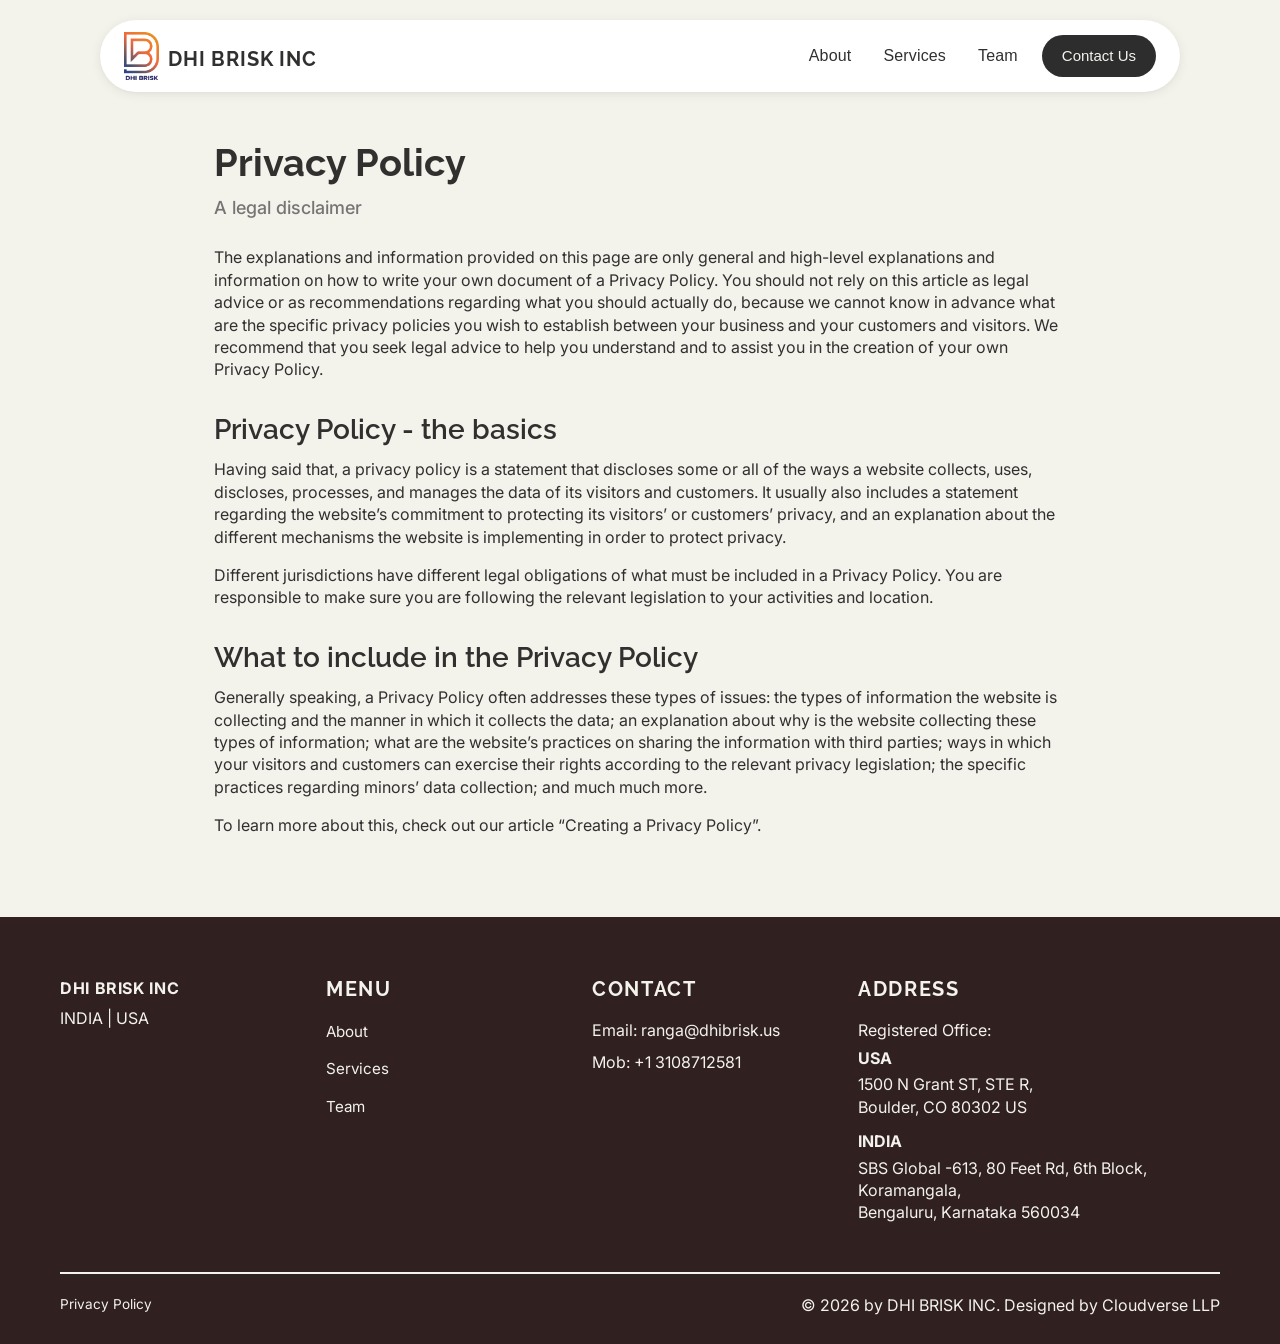
<file: privacy.html>
<!DOCTYPE html>
<html lang="en">

<head>
  <meta charset="UTF-8" />
  <meta name="viewport" content="width=device-width, initial-scale=1.0" />
  <meta name="description" content="Privacy Policy — DHI BRISK INC." />
  <meta name="theme-color" content="#1a1a2e" />
  <title>Privacy Policy | Brisk DHI</title>
  
  <!-- Fonts -->
  <link rel="preconnect" href="https://fonts.googleapis.com">
  <link rel="preconnect" href="https://fonts.gstatic.com" crossorigin>
  <link href="https://fonts.googleapis.com/css2?family=Raleway:wght@400;500;600;700&family=Inter:wght@300;400;500&display=swap" rel="stylesheet">
  
  <link rel="stylesheet" href="css/main.css?v=1.4" />
  <link rel="stylesheet" href="css/responsive.css?v=1.4" />

  <style>
    .privacy-content {
      max-width: 900px;
      margin: 140px auto 80px auto;
      padding: 0 24px;
      box-sizing: border-box;
      font-family: var(--font-secondary);
      color: #31302F;
      line-height: 1.6;
    }

    .privacy-content h1 {
      font-family: var(--font-primary);
      font-size: 38px;
      font-weight: 700;
      margin-bottom: 8px;
      color: #31302F;
    }

    .privacy-content h2 {
      font-family: var(--font-primary);
      font-size: 24px;
      font-weight: 600;
      margin-top: 32px;
      margin-bottom: 12px;
      color: #31302F;
    }

    .privacy-subtitle {
      font-size: 18px;
      font-weight: 500;
      color: #767574;
      margin-bottom: 24px;
    }

    .privacy-content p {
      margin-bottom: 16px;
      font-size: 16px;
    }

    .privacy-content a {
      color: #2b5672;
      text-decoration: underline;
    }

    .privacy-content a:hover {
      color: #ed6c30;
    }
  </style>
</head>

<body>

  <!-- ================================================
       HEADER
  ================================================== -->
  <header class="site-header">
    <nav class="nav" aria-label="Main navigation">
      <a href="/" class="nav-logo" aria-label="DHI BRISK INC — Home">
        <img src="assets/images/dhilogo.png" alt="Dhi Brisk Logo" class="logo-image">
        <span class="logo-text">DHI BRISK INC</span>
      </a>

      <ul class="nav-menu" id="nav-menu" role="list">
        <li class="nav-item"><a class="nav-link" href="/#about">About</a></li>
        <li class="nav-item"><a class="nav-link" href="/#services">Services</a></li>
        <li class="nav-item"><a class="nav-link" href="team.html">Team</a></li>
        <li class="nav-item mobile-only"><a class="nav-link" href="/#contact-us">Contact Us</a></li>
      </ul>

      <div class="nav-actions">
        <a class="nav-button" href="/#contact-us">Contact Us</a>
        <button class="nav-toggle" id="nav-toggle" aria-controls="nav-menu" aria-expanded="false"
          aria-label="Toggle navigation menu" type="button">
          <span class="nav-toggle-bar"></span>
          <span class="nav-toggle-bar"></span>
          <span class="nav-toggle-bar"></span>
        </button>
      </div>
    </nav>
  </header>

  <!-- ================================================
       PRIVACY CONTENT
  ================================================== -->
  <main class="privacy-content">
    <h1>Privacy Policy</h1>
    <div class="privacy-subtitle">A legal disclaimer</div>

    <p>The explanations and information provided on this page are only general and high-level explanations and information on how to write your own document of a Privacy Policy. You should not rely on this article as legal advice or as recommendations regarding what you should actually do, because we cannot know in advance what are the specific privacy policies you wish to establish between your business and your customers and visitors. We recommend that you seek legal advice to help you understand and to assist you in the creation of your own Privacy Policy.</p>

    <h2>Privacy Policy - the basics</h2>
    <p>Having said that, a privacy policy is a statement that discloses some or all of the ways a website collects, uses, discloses, processes, and manages the data of its visitors and customers. It usually also includes a statement regarding the website’s commitment to protecting its visitors’ or customers’ privacy, and an explanation about the different mechanisms the website is implementing in order to protect privacy.</p>

    <p>Different jurisdictions have different legal obligations of what must be included in a Privacy Policy. You are responsible to make sure you are following the relevant legislation to your activities and location.</p>

    <h2>What to include in the Privacy Policy</h2>
    <p>Generally speaking, a Privacy Policy often addresses these types of issues: the types of information the website is collecting and the manner in which it collects the data; an explanation about why is the website collecting these types of information; what are the website’s practices on sharing the information with third parties; ways in which your visitors and customers can exercise their rights according to the relevant privacy legislation; the specific practices regarding minors’ data collection; and much much more.</p>

    <p>To learn more about this, check out our article “Creating a Privacy Policy”.</p>
  </main>

  <!-- ================================================
       FOOTER
  ================================================== -->
  <footer id="footer" class="site-footer" role="contentinfo">
    <div class="footer-main">
      <!-- Column 1: Brand -->
      <div class="footer-col footer-col-brand">
        <p class="footer-brand-name">DHI BRISK INC</p>
        <p class="footer-brand-sub">INDIA | USA</p>
      </div>

      <!-- Column 2: Menu -->
      <div class="footer-col footer-col-menu">
        <h4 class="footer-col-heading">MENU</h4>
        <ul class="footer-menu-list">
          <li><a href="/#about" class="footer-menu-link">About</a></li>
          <li><a href="/#services" class="footer-menu-link">Services</a></li>
          <li><a href="team.html" class="footer-menu-link">Team</a></li>
        </ul>
      </div>

      <!-- Column 3: Contact -->
      <div class="footer-col footer-col-contact">
        <h4 class="footer-col-heading">CONTACT</h4>
        <p class="footer-contact-item">Email: <a href="mailto:ranga@dhibrisk.us" class="footer-contact-link">ranga@dhibrisk.us</a></p>
        <p class="footer-contact-item">Mob: <a href="tel:+13108712581" class="footer-contact-link">+1 3108712581</a></p>
      </div>

      <!-- Column 4: Address -->
      <div class="footer-col footer-col-address">
        <h4 class="footer-col-heading">ADDRESS</h4>
        <p class="footer-address-label">Registered Office:</p>
        <p class="footer-address-sublabel">USA</p>
        <p class="footer-address-text">1500 N Grant ST, STE R,<br>Boulder, CO 80302 US</p>
        <p class="footer-address-sublabel" style="margin-top: 12px;">INDIA</p>
        <p class="footer-address-text">SBS Global -613, 80 Feet Rd, 6th Block, Koramangala,<br>Bengaluru, Karnataka 560034</p>
      </div>
    </div>

    <div class="footer-divider"></div>

    <div class="footer-bottom">
      <a href="privacy.html" class="footer-privacy">Privacy Policy</a>
      <p class="footer-copy">© <span id="current-year"></span> by DHI BRISK INC. Designed by Cloudverse LLP</p>
    </div>
  </footer>

  <script src="js/main.js" defer></script>
</body>

</html>
</file>
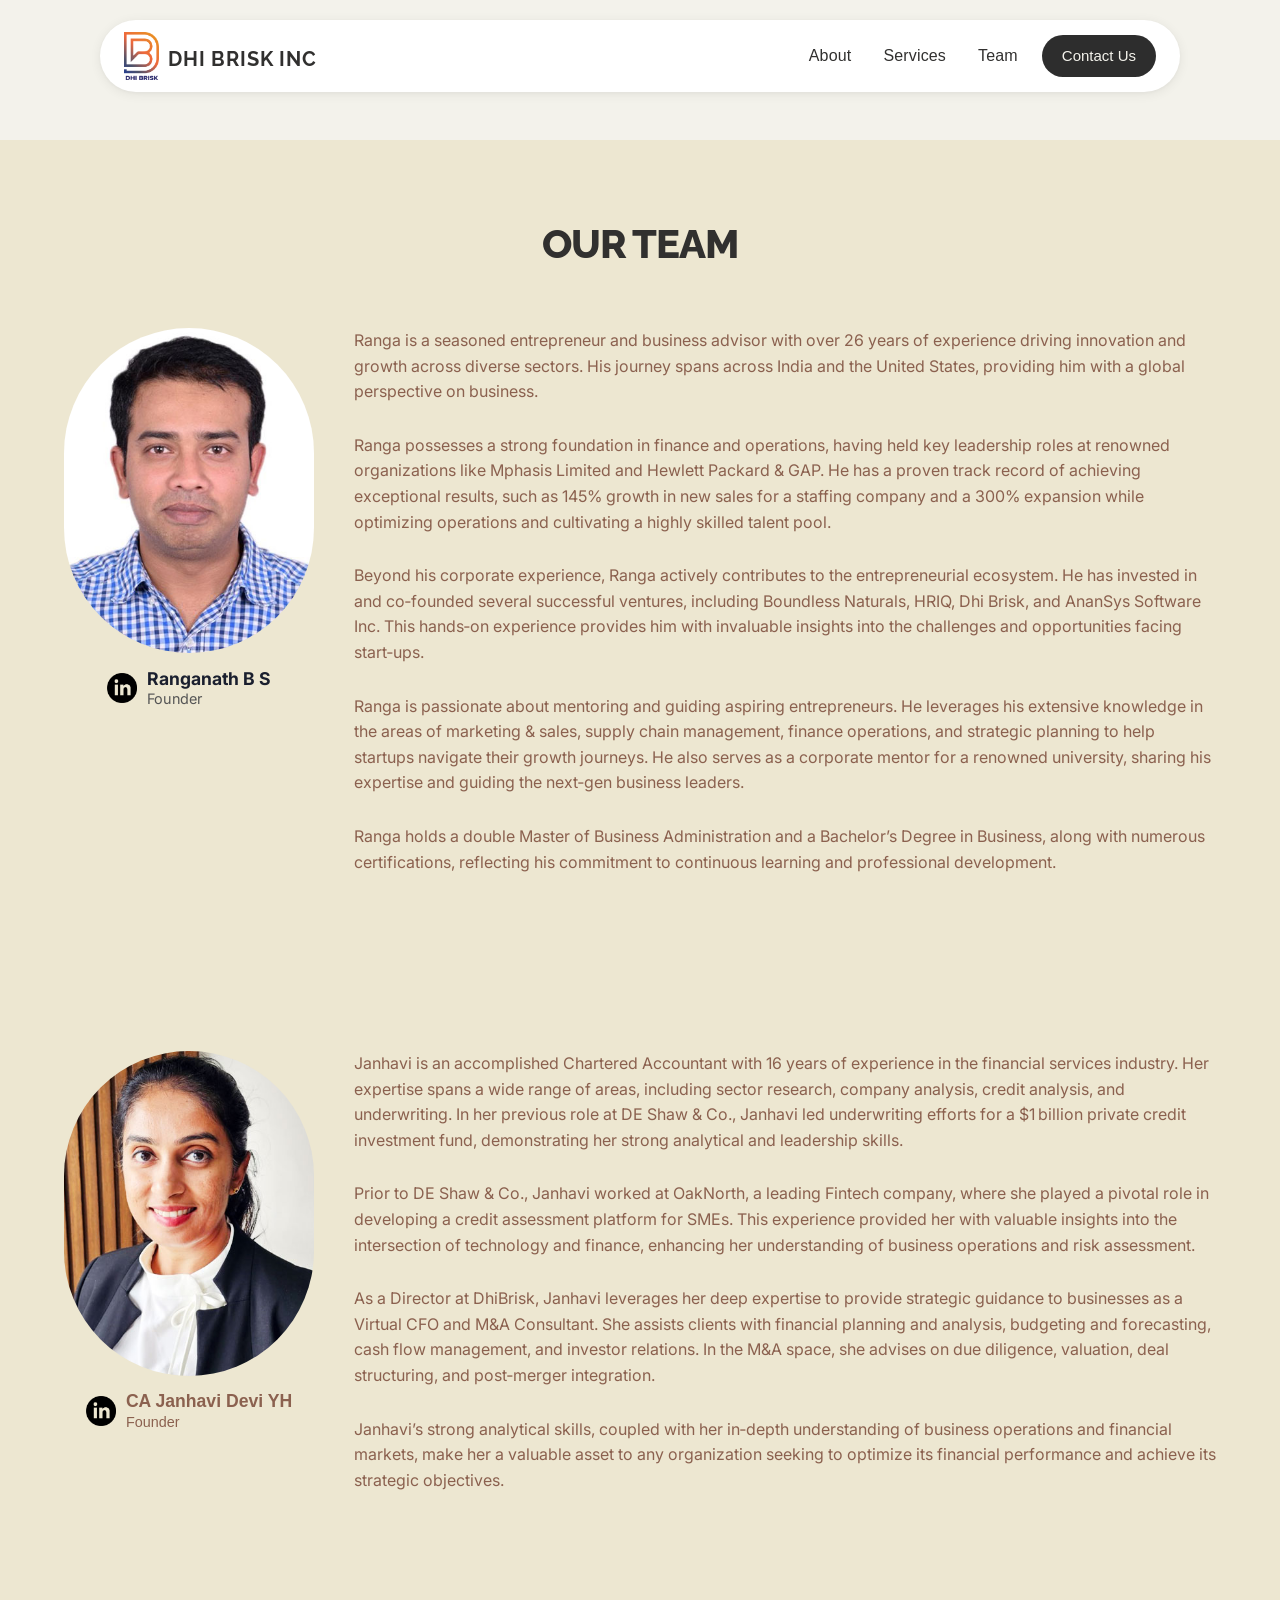
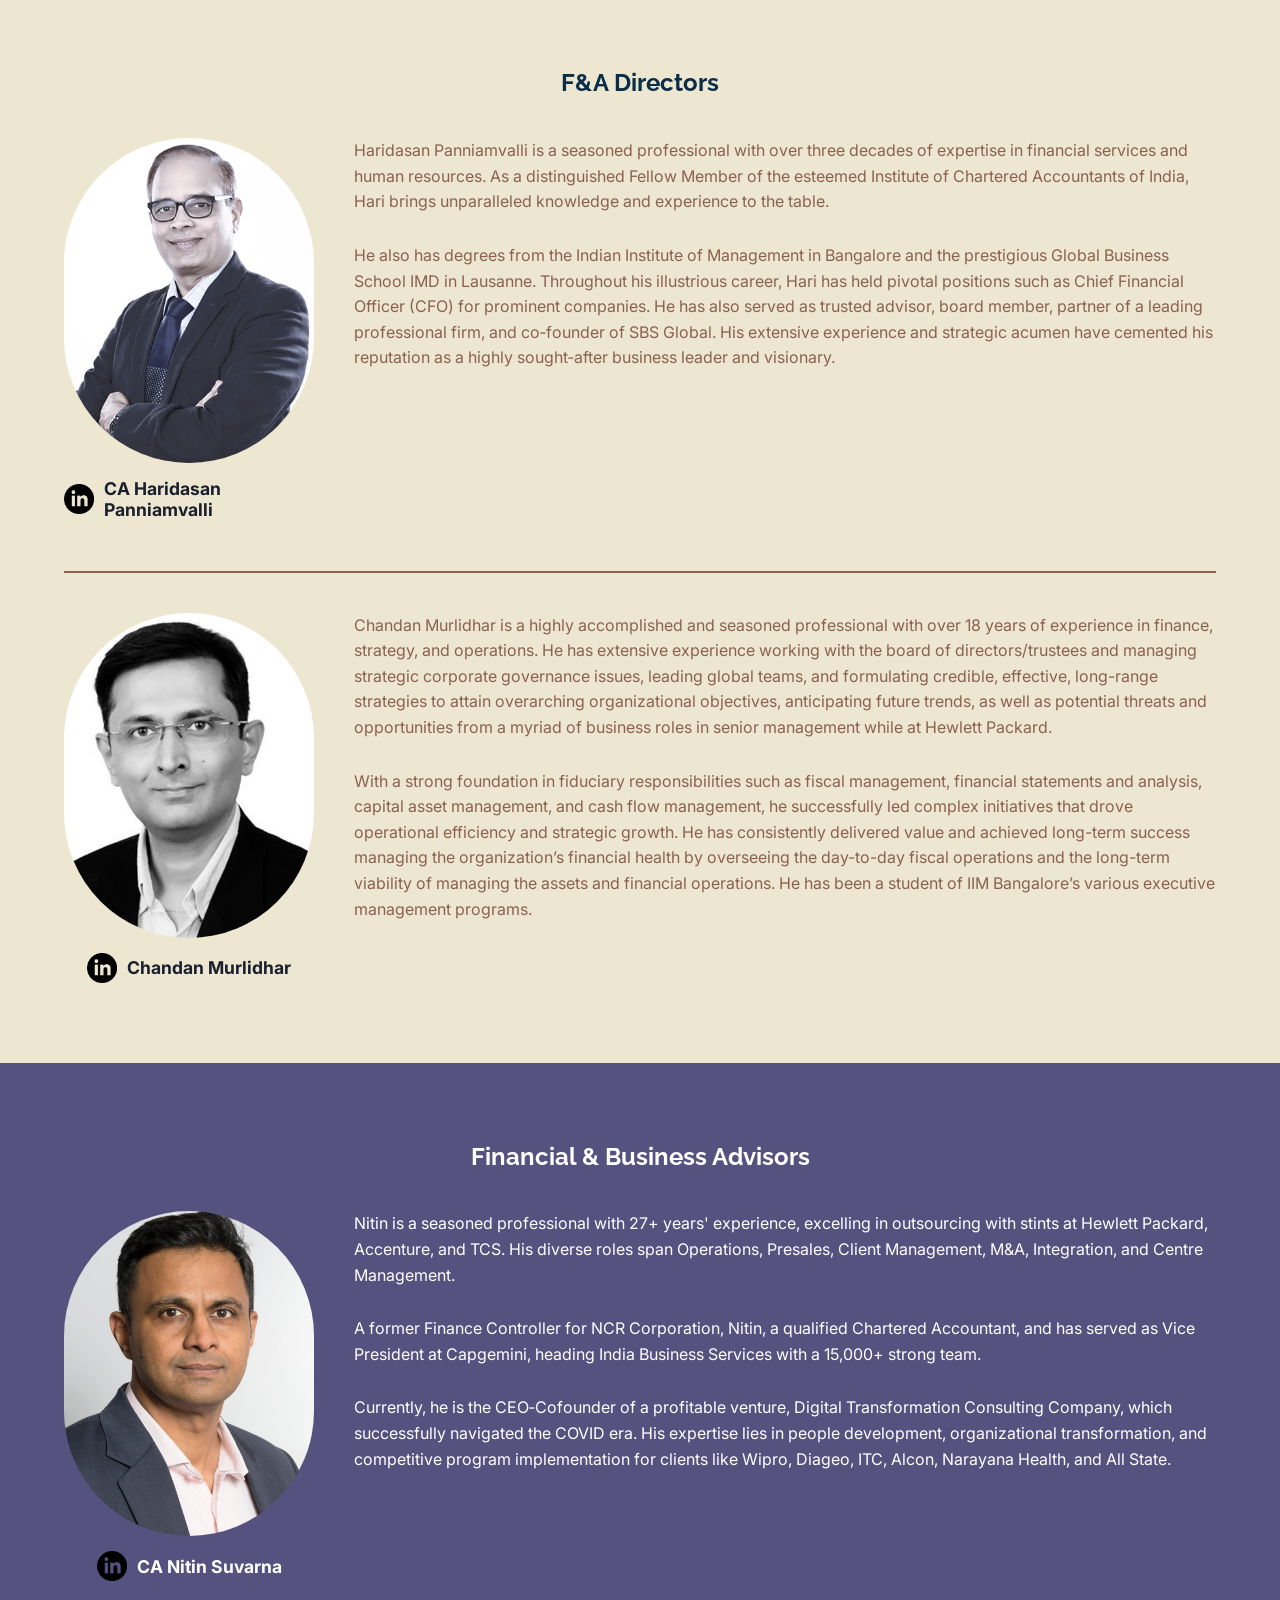
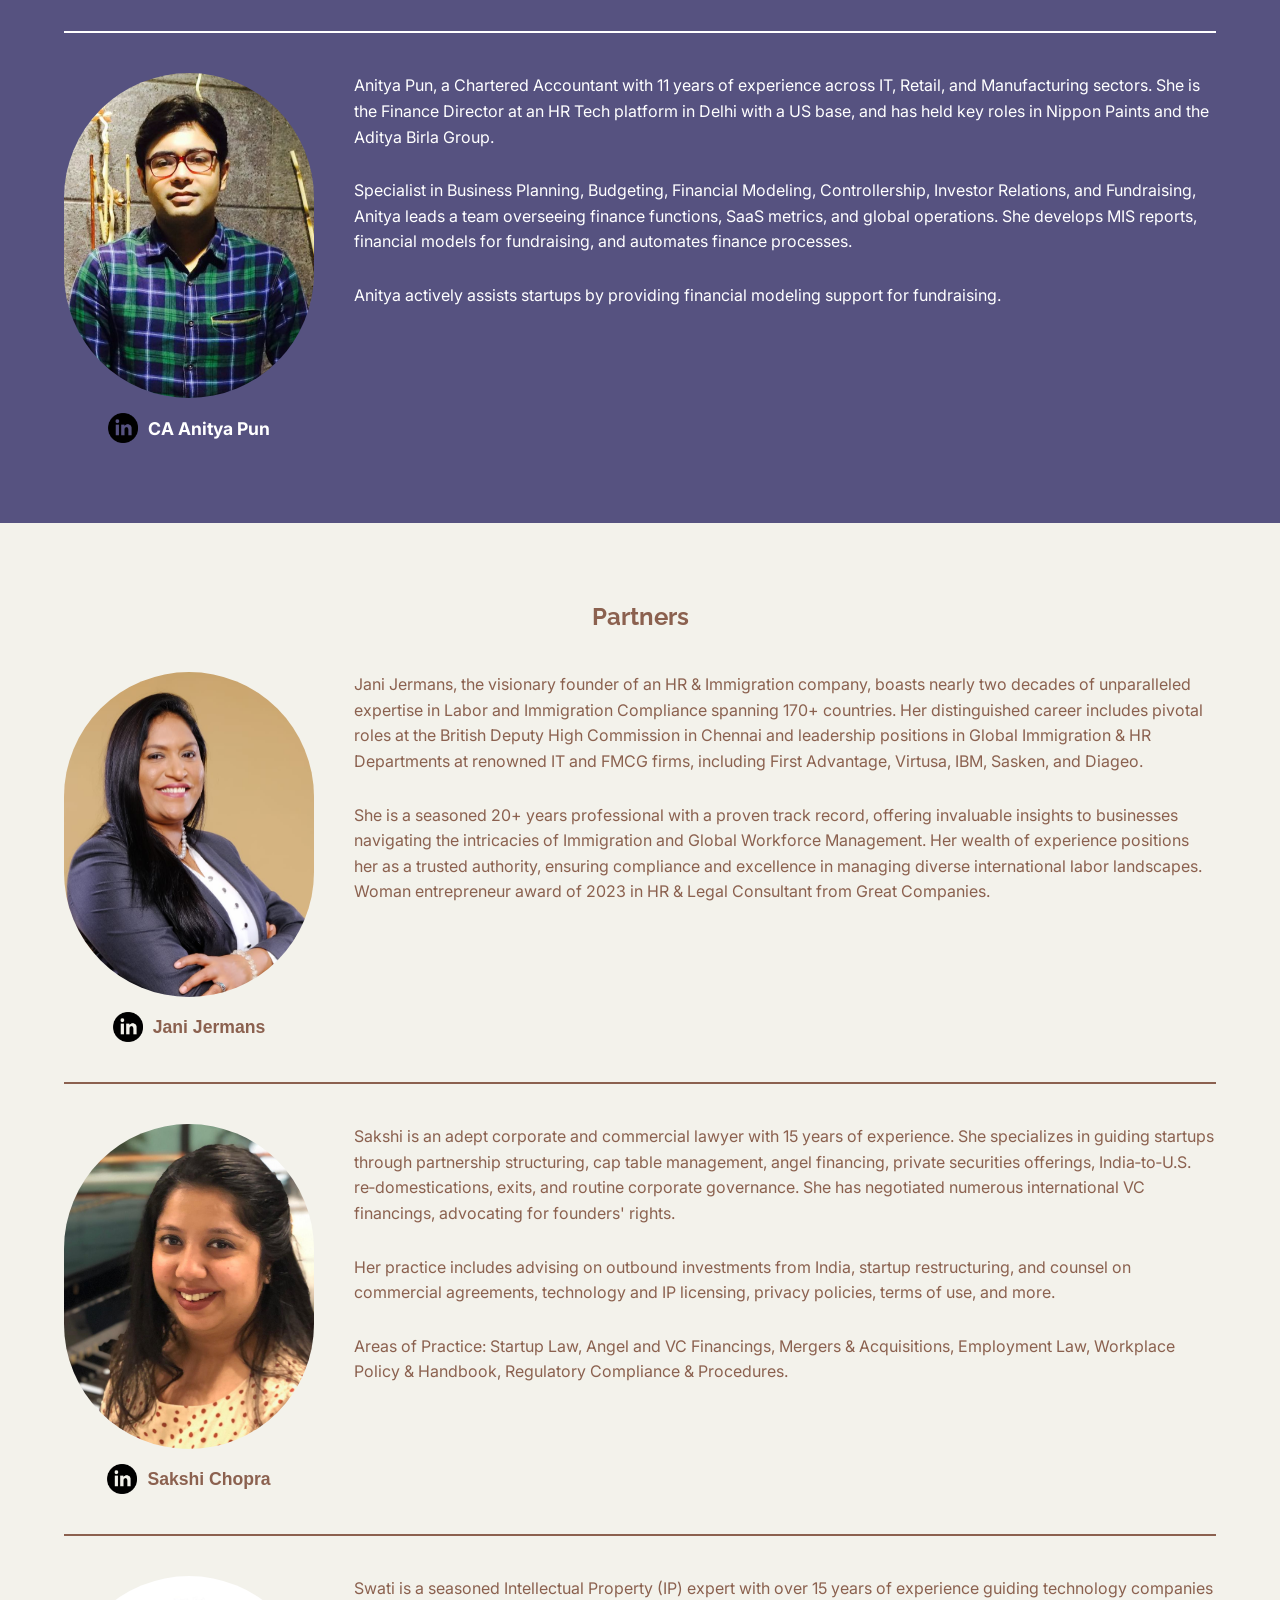
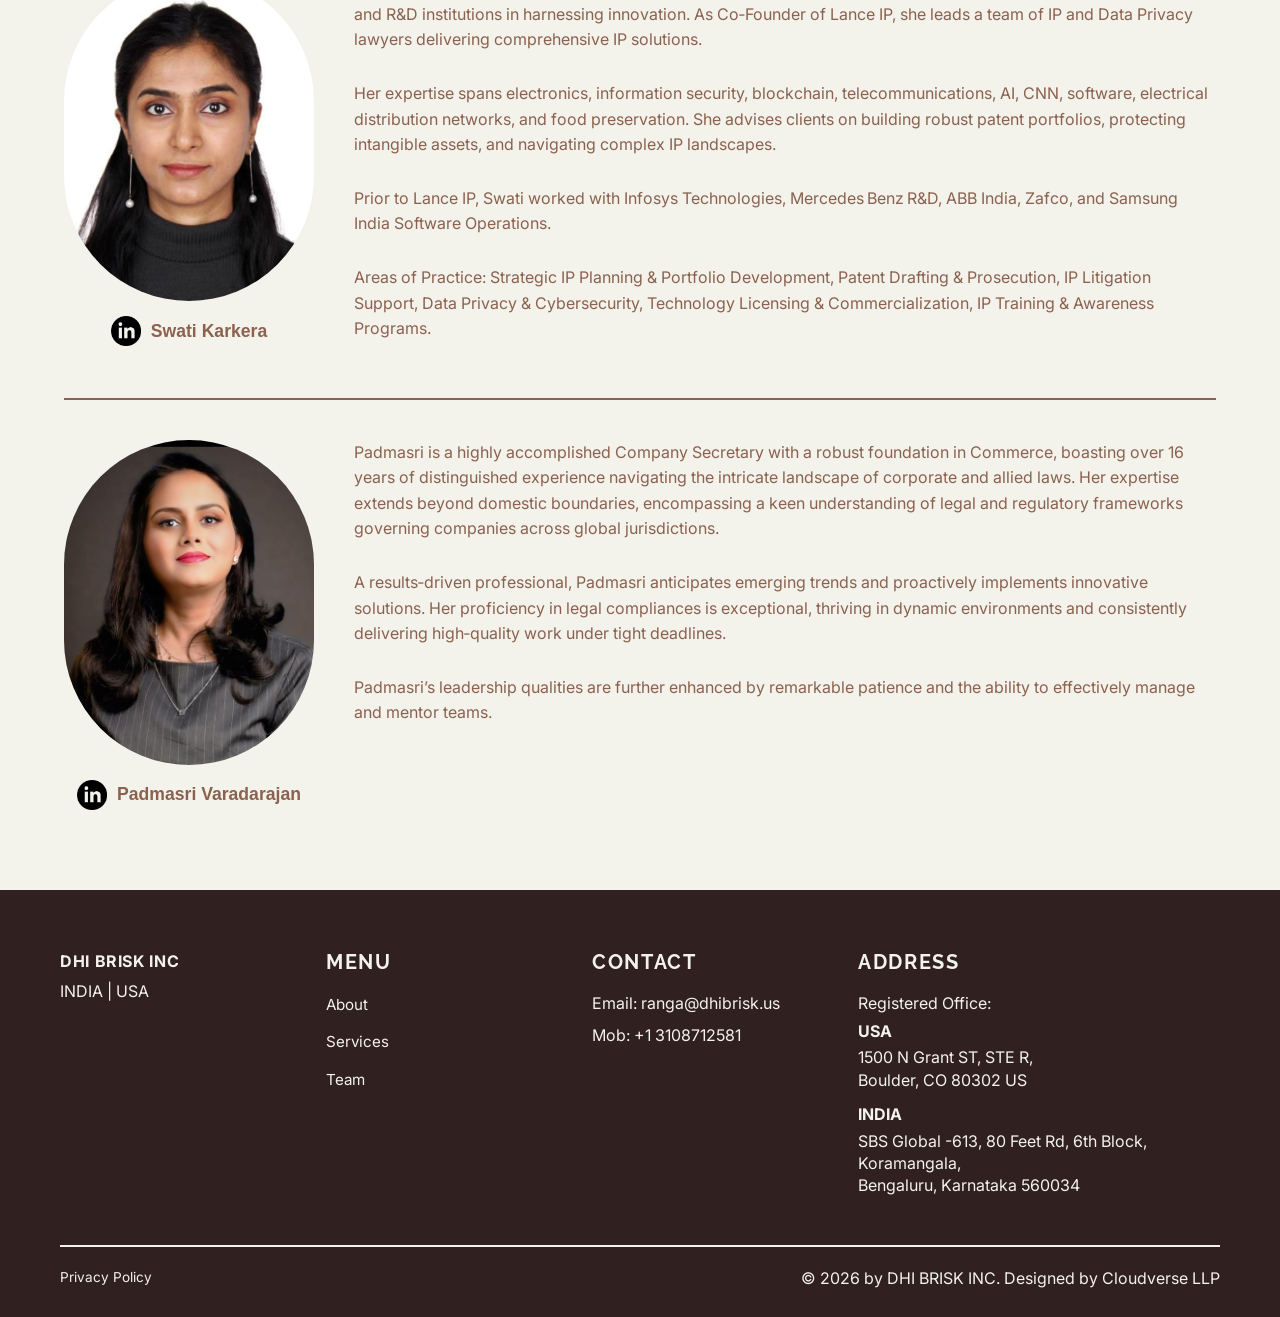
<file: team.html>
<!DOCTYPE html>
<html lang="en">
<head>
  <meta charset="UTF-8" />
  <meta name="viewport" content="width=device-width, initial-scale=1.0" />
  <meta name="description" content="Brisk DHI – Meet our team of experts." />
  <title>Team | Dhi Brisk</title>
  
  <!-- Fonts -->
  <link rel="preconnect" href="https://fonts.googleapis.com">
  <link rel="preconnect" href="https://fonts.gstatic.com" crossorigin>
  <link href="https://fonts.googleapis.com/css2?family=Raleway:wght@400;500;600;700&family=Inter:wght@300;400;500&display=swap" rel="stylesheet">
  
  <link rel="stylesheet" href="css/main.css?v=3.3" />
  <link rel="stylesheet" href="css/responsive.css?v=3.3" />
</head>
<body>
  <!-- ================================================
       HEADER
  ================================================== -->
  <header class="site-header">
    <nav class="nav" aria-label="Main navigation">
      <a href="/" class="nav-logo" aria-label="DHI BRISK INC — Home">
        <img src="assets/images/dhilogo.png" alt="Dhi Brisk Logo" class="logo-image" />
        <span class="logo-text">DHI BRISK INC</span>
      </a>
      <ul class="nav-menu" id="nav-menu" role="list">
        <li class="nav-item"><a class="nav-link" href="index.html#about">About</a></li>
        <li class="nav-item"><a class="nav-link" href="index.html#services">Services</a></li>
        <li class="nav-item"><a class="nav-link" href="#team">Team</a></li>
        <li class="nav-item mobile-only"><a class="nav-link" href="index.html#contact-us">Contact Us</a></li>
      </ul>
      <div class="nav-actions">
        <a class="nav-button" href="index.html#contact-us">Contact Us</a>
        <button class="nav-toggle" id="nav-toggle" aria-controls="nav-menu" aria-expanded="false"
          aria-label="Toggle navigation menu" type="button">
          <span class="nav-toggle-bar"></span>
          <span class="nav-toggle-bar"></span>
          <span class="nav-toggle-bar"></span>
        </button>
      </div>
    </nav>
  </header>

  <main id="main-content" class="team-page-main">
<!-- RANGANATH B S FULL-WIDTH SECTION -->
<section id="team" class="team-ranga-fullwidth" style="background-color: #ede7d1; width: 100%; padding: 80px 0;">
  <div class="container">
    <h2 id="team-heading" class="section-title" style="text-align: center; margin-bottom: 60px;">OUR TEAM</h2>
    <div class="team-member-detail ranga-section">
      <div class="team-photo-wrapper">
        <img src="assets/images/ranganath.jpg" alt="Ranganath B S" class="team-photo" />
        <div class="team-photo-info" style="margin-top: 15px; display: flex; align-items: center; justify-content: center; gap: 10px;">
          <img src="assets/images/linkedin (3).png" alt="LinkedIn" style="width: 30px; height: auto;" />
          <div style="text-align: left; line-height: 1.2;">
            <strong style="font-size: 1.1rem;">Ranganath B S</strong><br/>
            <span style="font-size: 0.9rem; color: #555;">Founder</span>
          </div>
        </div>
      </div>
      <div class="team-bio">
        <p class="team-bio-text">Ranga is a seasoned entrepreneur and business advisor with over 26 years of experience driving innovation and growth across diverse sectors. His journey spans across India and the United States, providing him with a global perspective on business.</p>
        <p class="team-bio-text">Ranga possesses a strong foundation in finance and operations, having held key leadership roles at renowned organizations like Mphasis Limited and Hewlett Packard & GAP. He has a proven track record of achieving exceptional results, such as 145% growth in new sales for a staffing company and a 300% expansion while optimizing operations and cultivating a highly skilled talent pool.</p>
        <p class="team-bio-text">Beyond his corporate experience, Ranga actively contributes to the entrepreneurial ecosystem. He has invested in and co‑founded several successful ventures, including Boundless Naturals, HRIQ, Dhi Brisk, and AnanSys Software Inc. This hands‑on experience provides him with invaluable insights into the challenges and opportunities facing start‑ups.</p>
        <p class="team-bio-text">Ranga is passionate about mentoring and guiding aspiring entrepreneurs. He leverages his extensive knowledge in the areas of marketing & sales, supply chain management, finance operations, and strategic planning to help startups navigate their growth journeys. He also serves as a corporate mentor for a renowned university, sharing his expertise and guiding the next‑gen business leaders.</p>
        <p class="team-bio-text">Ranga holds a double Master of Business Administration and a Bachelor’s Degree in Business, along with numerous certifications, reflecting his commitment to continuous learning and professional development.</p>
      </div>
    </div>
  </div>
</section>

<!-- REST OF TEAM SECTION -->
<section class="team" aria-labelledby="team-heading" style="background-color: #ede7d1; width: 100%; padding: 80px 0;">
  <div class="container">
    <div class="team-member-detail">
      <div class="team-photo-wrapper">
        <img src="assets/images/janhavi.jpg" alt="CA Janhavi Devi YH" class="team-photo" />
        <div class="team-photo-info" style="margin-top: 15px; display: flex; align-items: center; justify-content: center; gap: 10px;">
          <img src="assets/images/linkedin (3).png" alt="LinkedIn" style="width: 30px; height: auto;" />
          <div style="text-align: left; line-height: 1.2;">
            <strong style="font-size: 1.1rem;">CA Janhavi Devi YH</strong><br/>
            <span style="font-size: 0.9rem; color: #555;">Founder</span>
          </div>
        </div>
      </div>
      <div class="team-bio">
        <p class="team-bio-text">Janhavi is an accomplished Chartered Accountant with 16 years of experience in the financial services industry. Her expertise spans a wide range of areas, including sector research, company analysis, credit analysis, and underwriting. In her previous role at DE Shaw & Co., Janhavi led underwriting efforts for a $1 billion private credit investment fund, demonstrating her strong analytical and leadership skills.</p>
        <p class="team-bio-text">Prior to DE Shaw & Co., Janhavi worked at OakNorth, a leading Fintech company, where she played a pivotal role in developing a credit assessment platform for SMEs. This experience provided her with valuable insights into the intersection of technology and finance, enhancing her understanding of business operations and risk assessment.</p>
        <p class="team-bio-text">As a Director at DhiBrisk, Janhavi leverages her deep expertise to provide strategic guidance to businesses as a Virtual CFO and M&A Consultant. She assists clients with financial planning and analysis, budgeting and forecasting, cash flow management, and investor relations. In the M&A space, she advises on due diligence, valuation, deal structuring, and post‑merger integration.</p>
        <p class="team-bio-text">Janhavi’s strong analytical skills, coupled with her in‑depth understanding of business operations and financial markets, make her a valuable asset to any organization seeking to optimize its financial performance and achieve its strategic objectives.</p>
      </div>
    </div>
  </div>
</section>

<!-- F&A DIRECTORS FULL-WIDTH SECTION -->
<section class="team-fa-fullwidth" style="background-color: #ede7d1; width: 100%; padding: 80px 0;">
  <div class="container">
    <h3 class="team-subheading" style="text-align:center; margin-bottom:40px; font-family: var(--font-primary); font-size: 28px; font-weight: 700;">F&A Directors</h3>
    <div class="team-member-detail" style="margin-bottom: 50px;">
      <div class="team-photo-wrapper">
        <img src="assets/images/haridasan.jpg" alt="CA Haridasan Panniamvalli" class="team-photo" />
        <div class="team-photo-info" style="margin-top: 15px; display: flex; align-items: center; justify-content: center; gap: 10px;">
          <img src="assets/images/linkedin (3).png" alt="LinkedIn" style="width: 30px; height: auto;" />
          <div style="text-align: left; line-height: 1.2;">
            <strong style="font-size: 1.1rem;">CA Haridasan Panniamvalli</strong>
          </div>
        </div>
      </div>
      <div class="team-bio">
        <p class="team-bio-text">Haridasan Panniamvalli is a seasoned professional with over three decades of expertise in financial services and human resources. As a distinguished Fellow Member of the esteemed Institute of Chartered Accountants of India, Hari brings unparalleled knowledge and experience to the table.</p>
        <p class="team-bio-text">He also has degrees from the Indian Institute of Management in Bangalore and the prestigious Global Business School IMD in Lausanne. Throughout his illustrious career, Hari has held pivotal positions such as Chief Financial Officer (CFO) for prominent companies. He has also served as trusted advisor, board member, partner of a leading professional firm, and co‑founder of SBS Global. His extensive experience and strategic acumen have cemented his reputation as a highly sought‑after business leader and visionary.</p>
      </div>
    </div>
    <!-- Divider Line -->
    <div style="width: 100%; height: 2px; background-color: #8b614f; margin: 40px 0;"></div>
    <div class="team-member-detail">
      <div class="team-photo-wrapper">
        <img src="assets/images/chandan.jpg" alt="Chandan Murlidhar" class="team-photo" />
        <div class="team-photo-info" style="margin-top: 15px; display: flex; align-items: center; justify-content: center; gap: 10px;">
          <img src="assets/images/linkedin (3).png" alt="LinkedIn" style="width: 30px; height: auto;" />
          <div style="text-align: left; line-height: 1.2;">
            <strong style="font-size: 1.1rem;">Chandan Murlidhar</strong>
          </div>
        </div>
      </div>
      <div class="team-bio">
        <p class="team-bio-text">Chandan Murlidhar is a highly accomplished and seasoned professional with over 18 years of experience in finance, strategy, and operations. He has extensive experience working with the board of directors/trustees and managing strategic corporate governance issues, leading global teams, and formulating credible, effective, long-range strategies to attain overarching organizational objectives, anticipating future trends, as well as potential threats and opportunities from a myriad of business roles in senior management while at Hewlett Packard.</p>
        <p class="team-bio-text">With a strong foundation in fiduciary responsibilities such as fiscal management, financial statements and analysis, capital asset management, and cash flow management, he successfully led complex initiatives that drove operational efficiency and strategic growth. He has consistently delivered value and achieved long-term success managing the organization’s financial health by overseeing the day-to-day fiscal operations and the long-term viability of managing the assets and financial operations. He has been a student of IIM Bangalore’s various executive management programs.</p>
      </div>
    </div>
  </div>
</section>

    </div>
  </div>
</section>

<!-- FINANCIAL & BUSINESS ADVISORS FULL-WIDTH SECTION -->
<section class="team-advisors-fullwidth" style="background-color: #565280; width: 100%; padding: 80px 0;">
  <div class="container">
    <h3 class="team-subheading" style="text-align:center; margin-bottom:40px; font-family: var(--font-primary); font-size: 28px; font-weight: 700; color: #ffffff !important;">Financial &amp; Business Advisors</h3>
    <div class="team-member-detail" style="margin-bottom: 50px;">
      <div class="team-photo-wrapper">
        <img src="assets/images/nitin.jpeg" alt="CA Nitin Suvarna" class="team-photo" />
        <div class="team-photo-info" style="margin-top: 15px; display: flex; align-items: center; justify-content: center; gap: 10px;">
          <img src="assets/images/linkedin (3).png" alt="LinkedIn" style="width: 30px; height: auto;" />
          <div style="text-align: left; line-height: 1.2;">
            <strong style="font-size: 1.1rem; color: #ffffff !important;">CA Nitin Suvarna</strong>
          </div>
        </div>
      </div>
      <div class="team-bio">
        <p class="team-bio-text" style="color: #ffffff !important;">Nitin is a seasoned professional with 27+ years' experience, excelling in outsourcing with stints at Hewlett Packard, Accenture, and TCS. His diverse roles span Operations, Presales, Client Management, M&amp;A, Integration, and Centre Management.</p>
        <p class="team-bio-text" style="color: #ffffff !important;">A former Finance Controller for NCR Corporation, Nitin, a qualified Chartered Accountant, and has served as Vice President at Capgemini, heading India Business Services with a 15,000+ strong team.</p>
        <p class="team-bio-text" style="color: #ffffff !important;">Currently, he is the CEO‑Cofounder of a profitable venture, Digital Transformation Consulting Company, which successfully navigated the COVID era. His expertise lies in people development, organizational transformation, and competitive program implementation for clients like Wipro, Diageo, ITC, Alcon, Narayana Health, and All State.</p>
      </div>
    </div>
    <!-- Divider Line -->
    <div style="width: 100%; height: 2px; background-color: #ffffff; margin: 40px 0;"></div>
    <div class="team-member-detail">
      <div class="team-photo-wrapper">
        <img src="assets/images/anitya.jpg" alt="CA Anitya Pun" class="team-photo" />
        <div class="team-photo-info" style="margin-top: 15px; display: flex; align-items: center; justify-content: center; gap: 10px;">
          <img src="assets/images/linkedin (3).png" alt="LinkedIn" style="width: 30px; height: auto;" />
          <div style="text-align: left; line-height: 1.2;">
            <strong style="font-size: 1.1rem; color: #ffffff !important;">CA Anitya Pun</strong>
          </div>
        </div>
      </div>
      <div class="team-bio">
        <p class="team-bio-text" style="color: #ffffff !important;">Anitya Pun, a Chartered Accountant with 11 years of experience across IT, Retail, and Manufacturing sectors. She is the Finance Director at an HR Tech platform in Delhi with a US base, and has held key roles in Nippon Paints and the Aditya Birla Group.</p>
        <p class="team-bio-text" style="color: #ffffff !important;">Specialist in Business Planning, Budgeting, Financial Modeling, Controllership, Investor Relations, and Fundraising, Anitya leads a team overseeing finance functions, SaaS metrics, and global operations. She develops MIS reports, financial models for fundraising, and automates finance processes.</p>
        <p class="team-bio-text" style="color: #ffffff !important;">Anitya actively assists startups by providing financial modeling support for fundraising.</p>
      </div>
    </div>
  </div>
</section>

<!-- PARTNERS SECTION -->
<section class="team" aria-labelledby="team-heading" style="width: 100%; padding: 80px 0;">
  <div class="container">
    <h3 class="team-subheading" style="text-align:center; margin-bottom:40px; font-family: var(--font-primary); font-size: 28px; font-weight: 700;">Partners</h3>
<div class="team-member-detail">
  <div class="team-photo-wrapper">
    <img src="assets/images/jani.jpg" alt="Jani Jermans" class="team-photo" />
    <div class="team-photo-info" style="margin-top: 15px; display: flex; align-items: center; justify-content: center; gap: 10px;">
      <img src="assets/images/linkedin (3).png" alt="LinkedIn" style="width: 30px; height: auto;" />
      <div style="text-align: left; line-height: 1.2;">
        <strong style="font-size: 1.1rem;">Jani Jermans</strong>
      </div>
    </div>
  </div>
  <div class="team-bio">
    <p class="team-bio-text">Jani Jermans, the visionary founder of an HR &amp; Immigration company, boasts nearly two decades of unparalleled expertise in Labor and Immigration Compliance spanning 170+ countries. Her distinguished career includes pivotal roles at the British Deputy High Commission in Chennai and leadership positions in Global Immigration &amp; HR Departments at renowned IT and FMCG firms, including First Advantage, Virtusa, IBM, Sasken, and Diageo.</p>
    <p class="team-bio-text">She is a seasoned 20+ years professional with a proven track record, offering invaluable insights to businesses navigating the intricacies of Immigration and Global Workforce Management. Her wealth of experience positions her as a trusted authority, ensuring compliance and excellence in managing diverse international labor landscapes. Woman entrepreneur award of 2023 in HR &amp; Legal Consultant from Great Companies.</p>
  </div>
</div>
    <!-- Divider Line -->
    <div style="width: 100%; height: 2px; background-color: #8b614f; margin: 40px 0;"></div>
    <div class="team-member-detail">
  <div class="team-photo-wrapper">
    <img src="assets/images/sakshi.jpeg" alt="Sakshi Chopra" class="team-photo" />
    <div class="team-photo-info" style="margin-top: 15px; display: flex; align-items: center; justify-content: center; gap: 10px;">
      <img src="assets/images/linkedin (3).png" alt="LinkedIn" style="width: 30px; height: auto;" />
      <div style="text-align: left; line-height: 1.2;">
        <strong style="font-size: 1.1rem;">Sakshi Chopra</strong>
      </div>
    </div>
  </div>
  <div class="team-bio">
    <p class="team-bio-text">Sakshi is an adept corporate and commercial lawyer with 15 years of experience. She specializes in guiding startups through partnership structuring, cap table management, angel financing, private securities offerings, India‑to‑U.S. re‑domestications, exits, and routine corporate governance. She has negotiated numerous international VC financings, advocating for founders' rights.</p>
    <p class="team-bio-text">Her practice includes advising on outbound investments from India, startup restructuring, and counsel on commercial agreements, technology and IP licensing, privacy policies, terms of use, and more.</p>
    <p class="team-bio-text">Areas of Practice: Startup Law, Angel and VC Financings, Mergers & Acquisitions, Employment Law, Workplace Policy & Handbook, Regulatory Compliance & Procedures.</p>
  </div>
</div>
    <!-- Divider Line -->
    <div style="width: 100%; height: 2px; background-color: #8b614f; margin: 40px 0;"></div>
    <div class="team-member-detail">
  <div class="team-photo-wrapper">
    <img src="assets/images/swati.jpeg" alt="Swati Karkera" class="team-photo" />
    <div class="team-photo-info" style="margin-top: 15px; display: flex; align-items: center; justify-content: center; gap: 10px;">
      <img src="assets/images/linkedin (3).png" alt="LinkedIn" style="width: 30px; height: auto;" />
      <div style="text-align: left; line-height: 1.2;">
        <strong style="font-size: 1.1rem;">Swati Karkera</strong>
      </div>
    </div>
  </div>
  <div class="team-bio">
    <p class="team-bio-text">Swati is a seasoned Intellectual Property (IP) expert with over 15 years of experience guiding technology companies and R&amp;D institutions in harnessing innovation. As Co‑Founder of Lance IP, she leads a team of IP and Data Privacy lawyers delivering comprehensive IP solutions.</p>
    <p class="team-bio-text">Her expertise spans electronics, information security, blockchain, telecommunications, AI, CNN, software, electrical distribution networks, and food preservation. She advises clients on building robust patent portfolios, protecting intangible assets, and navigating complex IP landscapes.</p>
    <p class="team-bio-text">Prior to Lance IP, Swati worked with Infosys Technologies, Mercedes Benz R&amp;D, ABB India, Zafco, and Samsung India Software Operations.</p>
    <p class="team-bio-text">Areas of Practice: Strategic IP Planning &amp; Portfolio Development, Patent Drafting &amp; Prosecution, IP Litigation Support, Data Privacy &amp; Cybersecurity, Technology Licensing &amp; Commercialization, IP Training &amp; Awareness Programs.</p>
  </div>
</div>
    <!-- Divider Line -->
    <div style="width: 100%; height: 2px; background-color: #8b614f; margin: 40px 0;"></div>
    <div class="team-member-detail">
  <div class="team-photo-wrapper">
    <img src="assets/images/padmasri.jpeg" alt="Padmasri Varadarajan" class="team-photo" />
    <div class="team-photo-info" style="margin-top: 15px; display: flex; align-items: center; justify-content: center; gap: 10px;">
      <img src="assets/images/linkedin (3).png" alt="LinkedIn" style="width: 30px; height: auto;" />
      <div style="text-align: left; line-height: 1.2;">
        <strong style="font-size: 1.1rem;">Padmasri Varadarajan</strong>
      </div>
    </div>
  </div>
  <div class="team-bio">
    <p class="team-bio-text">Padmasri is a highly accomplished Company Secretary with a robust foundation in Commerce, boasting over 16 years of distinguished experience navigating the intricate landscape of corporate and allied laws. Her expertise extends beyond domestic boundaries, encompassing a keen understanding of legal and regulatory frameworks governing companies across global jurisdictions.</p>
    <p class="team-bio-text">A results‑driven professional, Padmasri anticipates emerging trends and proactively implements innovative solutions. Her proficiency in legal compliances is exceptional, thriving in dynamic environments and consistently delivering high‑quality work under tight deadlines.</p>
    <p class="team-bio-text">Padmasri’s leadership qualities are further enhanced by remarkable patience and the ability to effectively manage and mentor teams.</p>
  </div>
</div>
</section>
  </main>

  <!-- ================================================
       FOOTER
  ================================================== -->
  <footer id="footer" class="site-footer" role="contentinfo">
    <div class="footer-main">
      <!-- Column 1: Brand -->
      <div class="footer-col footer-col-brand">
        <p class="footer-brand-name">DHI BRISK INC</p>
        <p class="footer-brand-sub">INDIA | USA</p>
      </div>

      <!-- Column 2: Menu -->
      <div class="footer-col footer-col-menu">
        <h4 class="footer-col-heading">MENU</h4>
        <ul class="footer-menu-list">
          <li><a href="index.html#about" class="footer-menu-link">About</a></li>
          <li><a href="index.html#services" class="footer-menu-link">Services</a></li>
          <li><a href="#team" class="footer-menu-link">Team</a></li>
        </ul>
      </div>

      <!-- Column 3: Contact -->
      <div class="footer-col footer-col-contact">
        <h4 class="footer-col-heading">CONTACT</h4>
        <p class="footer-contact-item">Email: <a href="mailto:ranga@dhibrisk.us" class="footer-contact-link">ranga@dhibrisk.us</a></p>
        <p class="footer-contact-item">Mob: <a href="tel:+13108712581" class="footer-contact-link">+1 3108712581</a></p>
      </div>

      <!-- Column 4: Address -->
      <div class="footer-col footer-col-address">
        <h4 class="footer-col-heading">ADDRESS</h4>
        <p class="footer-address-label">Registered Office:</p>
        <p class="footer-address-sublabel">USA</p>
        <p class="footer-address-text">1500 N Grant ST, STE R,<br>Boulder, CO 80302 US</p>
        <p class="footer-address-sublabel" style="margin-top: 12px;">INDIA</p>
        <p class="footer-address-text">SBS Global -613, 80 Feet Rd, 6th Block, Koramangala,<br>Bengaluru, Karnataka 560034</p>
      </div>
    </div>

    <div class="footer-divider"></div>

    <div class="footer-bottom">
      <a href="privacy.html" class="footer-privacy">Privacy Policy</a>
      <p class="footer-copy">© <span id="current-year"></span> by DHI BRISK INC. Designed by Cloudverse LLP</p>
    </div>
  </footer>

  <script src="js/main.js" defer></script>
</body>
</html>
</file>
<file: css/main.css>
/* ============================================================
   DHIBRISK DESIGN SYSTEM TOKENS
   ============================================================ */
:root {
  --font-primary: 'Raleway', sans-serif;
  --font-secondary: 'Inter', Helvetica, sans-serif;

  --color-bg-light: #f3f2eb;
  --color-bg-white: #ffffff;

  --color-text-main: #31302f;
  --color-text-light: #ffffff;
  --color-text-accent: #2b5672;

  --color-orange: #ed6c30;
  --color-mustard: #eab022;
  --color-purple: #8076b9;
  --color-navy: #2b2940;
}

body {
  font-family: var(--font-secondary);
  color: var(--color-text-main);
  background-color: var(--color-bg-light);
  line-height: 1.4em;
}

h1,
h2,
h3,
h4,
h5,
h6,
.section-title,
.hero-title,
.about-title {
  font-family: var(--font-primary);
  color: var(--color-text-main);
  line-height: 1.2em;
}

p,
.team-bio-text,
.service-right p {
  line-height: 1.4em;
}

/* Base Interactions — scoped to non-nav elements */
.btn-primary,
.service-more,
.contact-submit-btn {
  transition: opacity 80ms cubic-bezier(0, 0, 1, 1);
  text-decoration: none;
}

.btn-primary:hover,
.service-more:hover,
.contact-submit-btn:hover {
  opacity: 0.7;
}

/* Animations */
@keyframes floatIn {
  from {
    opacity: 0;
    transform: translateY(30px);
  }

  to {
    opacity: 1;
    transform: translateY(0);
  }
}

.animate-float {
  animation: floatIn 1000ms cubic-bezier(0.445, 0.05, 0.55, 0.95) backwards;
}

/* Removing random borders */
* {
  border-color: transparent;
}

input,
textarea {
  border-bottom: 1px solid rgba(49, 48, 47, 0.6) !important;
}

/* ============================================================
   main.css — Desktop-First Design System (1440px base)
   Brisk DHI | Vanilla CSS | No frameworks
   ============================================================ */


/* ============================================================
   1. CSS RESET
   ============================================================ */

*,
*::before,
*::after {
  box-sizing: border-box;
  margin: 0;
  padding: 0;
}

html {
  font-size: 100%;
  scroll-behavior: smooth;
  -webkit-text-size-adjust: 100%;
  text-size-adjust: 100%;
}

body {
  font-family: var(--font-body);
  font-size: var(--text-base);
  font-weight: var(--weight-regular);
  line-height: var(--leading-normal);
  color: var(--color-text);
  background-color: var(--color-bg);
  -webkit-font-smoothing: antialiased;
  -moz-osx-font-smoothing: grayscale;
  min-height: 100vh;
}

h1,
h2,
h3,
h4,
h5,
h6 {
  font-family: var(--font-heading);
  font-weight: var(--weight-bold);
  line-height: var(--leading-tight);
  color: var(--color-text-heading);
}

p {
  line-height: var(--leading-relaxed);
  color: var(--color-text-muted);
}

a {
  color: inherit;
  text-decoration: none;
}

ul,
ol {
  list-style: none;
}

img,
video,
svg,
figure {
  display: block;
  max-width: 100%;
  height: auto;
}

figcaption {
  font-size: var(--text-sm);
  color: var(--color-text-muted);
}

address {
  font-style: normal;
}

button {
  cursor: pointer;
  border: none;
  background: none;
  font-family: inherit;
  font-size: inherit;
}

input,
textarea,
select {
  font-family: inherit;
  font-size: inherit;
}

:focus-visible {
  outline: 2px solid var(--color-accent);
  outline-offset: 3px;
  border-radius: var(--radius-sm);
}


/* ============================================================
   2. DESIGN SYSTEM — CSS VARIABLES
   ============================================================ */

:root {

  /* ----------------------------------------------------------
     Colors
  ---------------------------------------------------------- */

  /* Brand */
  --color-primary: #0b2d48;
  --color-primary-light: #1a4a6e;
  --color-primary-dark: #061c2e;

  --color-secondary: #1e7fc2;
  --color-secondary-light: #3a9ade;
  --color-secondary-dark: #155e93;

  --color-accent: #e8a020;
  --color-accent-light: #f5bc50;
  --color-accent-dark: #c07d10;
  --color-purple: #800080;
  /* New purple color */

  /* Backgrounds */
  --color-bg: #F3F2Eb;
  --color-bg-alt: #ffffff;
  --color-bg-dark: #0b2d48;
  --color-bg-section: #eef3f8;

  /* Text */
  --color-text: #1a1f2e;
  --color-text-heading: #0b2d48;
  --color-text-muted: #5a6478;
  --color-text-light: #8a95a8;
  --color-text-inverse: #ffffff;

  /* UI */
  --color-border: #d8e2ec;
  --color-border-light: #edf1f5;
  --color-surface: #ffffff;
  --color-surface-hover: #f0f5fa;
  --color-overlay: rgba(11, 45, 72, 0.55);

  /* Status */
  --color-success: #22a86e;
  --color-warning: #e8a020;
  --color-error: #d94040;

  /* ----------------------------------------------------------
     Typography
  ---------------------------------------------------------- */

  --font-heading: 'Inter', 'Segoe UI', system-ui, -apple-system, sans-serif;
  --font-body: 'Inter', 'Segoe UI', system-ui, -apple-system, sans-serif;
  --font-mono: 'JetBrains Mono', 'Fira Code', 'Courier New', monospace;

  /* Size scale */
  --text-xs: 0.6875rem;
  /* 11px */
  --text-sm: 0.8125rem;
  /* 13px */
  --text-base: 1rem;
  /* 16px */
  --text-md: 1.0625rem;
  /* 17px */
  --text-lg: 1.1875rem;
  /* 19px */
  --text-xl: 1.3125rem;
  /* 21px */
  --text-2xl: 1.5625rem;
  /* 25px */
  --text-3xl: 1.9375rem;
  /* 31px */
  --text-4xl: 2.4375rem;
  /* 39px */
  --text-5xl: 3.0625rem;
  /* 49px */
  --text-6xl: 3.8125rem;
  /* 61px */

  /* Weights */
  --weight-regular: 400;
  --weight-medium: 500;
  --weight-semibold: 600;
  --weight-bold: 700;
  --weight-extrabold: 800;

  /* Line heights */
  --leading-tight: 1.2;
  --leading-snug: 1.35;
  --leading-normal: 1.6;
  --leading-relaxed: 1.75;

  /* Letter spacing */
  --tracking-tight: -0.03em;
  --tracking-normal: 0em;
  --tracking-wide: 0.06em;
  --tracking-wider: 0.12em;

  /* ----------------------------------------------------------
     Spacing scale (4px base)
  ---------------------------------------------------------- */

  --space-1: 0.25rem;
  /* 4px  */
  --space-2: 0.5rem;
  /* 8px  */
  --space-3: 0.75rem;
  /* 12px */
  --space-4: 1rem;
  /* 16px */
  --space-5: 1.25rem;
  /* 20px */
  --space-6: 1.5rem;
  /* 24px */
  --space-7: 1.75rem;
  /* 28px */
  --space-8: 2rem;
  /* 32px */
  --space-10: 2.5rem;
  /* 40px */
  --space-12: 3rem;
  /* 48px */
  --space-14: 3.5rem;
  /* 56px */
  --space-16: 4rem;
  /* 64px */
  --space-20: 5rem;
  /* 80px */
  --space-24: 6rem;
  /* 96px */
  --space-28: 7rem;
  /* 112px */
  --space-32: 8rem;
  /* 128px */

  /* ----------------------------------------------------------
     Border Radius system
  ---------------------------------------------------------- */

  --radius-xs: 2px;
  --radius-sm: 4px;
  --radius-md: 8px;
  --radius-lg: 12px;
  --radius-xl: 16px;
  --radius-2xl: 24px;
  --radius-3xl: 32px;
  --radius-full: 9999px;

  /* ----------------------------------------------------------
     Shadows
  ---------------------------------------------------------- */

  --shadow-xs: 0 1px 2px rgba(11, 45, 72, 0.06);
  --shadow-sm: 0 1px 4px rgba(11, 45, 72, 0.08),
    0 2px 8px rgba(11, 45, 72, 0.04);
  --shadow-md: 0 4px 12px rgba(11, 45, 72, 0.10),
    0 2px 4px rgba(11, 45, 72, 0.06);
  --shadow-lg: 0 8px 28px rgba(11, 45, 72, 0.13),
    0 3px 8px rgba(11, 45, 72, 0.07);
  --shadow-xl: 0 16px 48px rgba(11, 45, 72, 0.16),
    0 6px 16px rgba(11, 45, 72, 0.08);
  --shadow-accent: 0 8px 32px rgba(232, 160, 32, 0.28);

  /* ----------------------------------------------------------
     Transitions
  ---------------------------------------------------------- */

  --ease-out: cubic-bezier(0.16, 1, 0.3, 1);
  --ease-in-out: cubic-bezier(0.4, 0, 0.2, 1);

  --duration-fast: 140ms;
  --duration-base: 240ms;
  --duration-slow: 380ms;

  --transition-fast: var(--duration-fast) var(--ease-out);
  --transition-base: var(--duration-base) var(--ease-out);
  --transition-slow: var(--duration-slow) var(--ease-out);

  /* ----------------------------------------------------------
     Z-index layers
  ---------------------------------------------------------- */

  --z-base: 0;
  --z-raised: 10;
  --z-dropdown: 100;
  --z-sticky: 200;
  --z-overlay: 300;
  --z-modal: 400;
  --z-toast: 500;

  /* ----------------------------------------------------------
     Layout
  ---------------------------------------------------------- */

  --container-max: 1440px;
  --container-padding: var(--space-16);

  --section-padding-y: var(--space-24);
  --header-height: 72px;
}


/* ============================================================
   3. LAYOUT SYSTEM
   ============================================================ */

.container {
  width: 100%;
  max-width: var(--container-max);
  margin-inline: auto;
  padding-inline: var(--container-padding);
}

/* Reusable section spacing */
.site-header~main section {
  padding-block: var(--section-padding-y);
}

.section-header {
  text-align: center;
  max-width: 680px;
  margin-inline: auto;
  margin-bottom: var(--space-16);
}

.section-label {
  display: inline-block;
  font-size: var(--text-xs);
  font-weight: var(--weight-semibold);
  letter-spacing: var(--tracking-wider);
  text-transform: uppercase;
  color: var(--color-secondary);
  background-color: rgba(30, 127, 194, 0.09);
  padding: var(--space-1) var(--space-3);
  border-radius: var(--radius-full);
  margin-bottom: var(--space-4);
}

.section-title {
  font-size: var(--text-4xl);
  font-weight: var(--weight-extrabold);
  letter-spacing: var(--tracking-tight);
  color: var(--color-text-heading);
  margin-bottom: var(--space-5);
}

.section-description {
  font-size: var(--text-lg);
  color: var(--color-text-muted);
  line-height: var(--leading-relaxed);
  max-width: 60ch;
  margin-inline: auto;
}


/* ============================================================
   4. COMPONENTS
   ============================================================ */


/* ----------------------------------------------------------
   HEADER
---------------------------------------------------------- */

.site-header {
  position: fixed;
  top: 20px;
  left: 50%;
  transform: translateX(-50%);
  width: calc(100% - 200px);
  max-width: 1240px;
  height: 72px;
  background: #ffffff;
  border-radius: 9999px;
  box-shadow: 0 2px 12px rgba(0, 0, 0, 0.07), 0 1px 4px rgba(0, 0, 0, 0.04);
  z-index: 9999;
}

.nav {
  display: flex;
  align-items: center;
  justify-content: space-between;
  height: 100%;
  padding: 0 24px;
}

.nav-logo {
  display: flex;
  align-items: center;
  gap: 10px;
  flex-shrink: 0;
  white-space: nowrap;
  transition: opacity var(--transition-fast);
}

.logo-image {
  height: 48px;
  width: auto;
  display: block;
}

.logo-text {
  font-family: var(--font-primary);
  font-size: 20px; /* updated size */
  font-weight: 700;
  color: #31302F; /* requested color */
  width: 144.35px; /* requested width */
  height: 25.38px; /* requested height */
  letter-spacing: 0.04em;
  text-transform: uppercase;
}

.nav-logo:hover {
  opacity: 0.82;
}

.nav-menu {
  display: flex;
  align-items: center;
  gap: 32px;
  list-style: none;
  margin-left: auto;
  margin-right: 20px;
  padding: 0;
}

.nav-menu .mobile-only {
  display: none !important;
}

.nav-link {
  font-family: "Helvetica Neue Light", Helvetica, Arial, sans-serif;
  font-size: 16px;
  font-weight: 400;
  color: #31302F;
  letter-spacing: 0.01em;
  position: relative;
  transition: color 0.15s ease;
  white-space: nowrap;
}

.nav-link:hover {
  color: #2d2d2d;
}

.nav-button {
  display: inline-flex;
  align-items: center;
  justify-content: center;
  background-color: #2d2d2d;
  color: #F3F2EB;
  font-family: "Helvetica Neue Light", Helvetica, Arial, sans-serif;
  font-size: 15px;
  font-weight: 500;
  padding: 9px 20px;
  border-radius: 9999px;
  margin: 0 0 0 4px;
  text-decoration: none;
  white-space: nowrap;
  transition: background-color 0.18s ease;
}

.nav-button:hover {
  background-color: #3a3a3a;
  color: #ffffff;
}

/* Nav underline: removed — live site has no underline on nav links */
.hero-title,
#hero-heading {
  color: #31302F;
  font-size: clamp(28px, 3.2vw, 41.5677px);
  font-family: "Space Grotesk", sans-serif;
  font-weight: 400; /* not bold */
  max-width: 380.51px;
  width: 100%;
  line-height: 1.2;
  margin: 0 0 clamp(12px, 1.5vw, 24px) 0;
  padding: 0;
}

.hero-subtitle {
  color: #31302F; /* Contrast 11.73 */
  font-size: clamp(14px, 1.4vw, 20px);
  line-height: 1.5;
  margin-top: clamp(8px, 1vw, 16px);
}

.nav-link.is-active {
  color: #2d2d2d;
  font-weight: 500;
}

/* Hero left‑to‑right entrance */
@keyframes slideInFromLeft {
  0% { opacity: 0; transform: translateX(-30px); }
  100% { opacity: 1; transform: translateX(0); }
}
.hero-text {
  opacity: 0;
  animation: slideInFromLeft 1.5s ease-out forwards;
}

.hero-composition {
  opacity: 0;
  animation: slideInFromLeft 1.5s ease-out forwards 0.6s; /* image appears after text */
}

.nav-actions {
  display: flex;
  align-items: center;
  gap: 16px;
}

.nav-toggle {
  display: none;
  flex-direction: column;
  justify-content: space-between;
  width: 24px;
  height: 18px;
  background: transparent;
  cursor: pointer;
  z-index: 10000;
}

.nav-toggle-bar {
  display: block;
  width: 100%;
  height: 2px;
  background-color: #31302F;
  border-radius: 2px;
  transition: transform 0.3s ease, opacity 0.3s ease;
}


/* ----------------------------------------------------------
   HERO
---------------------------------------------------------- */

.hero-old-layout-disabled {
  /* old dark gradient hero — superseded by HERO RECONSTRUCTION block below */
  background: linear-gradient(135deg,
      var(--color-primary-dark) 0%,
      var(--color-primary) 45%,
      var(--color-primary-light) 100%);
  padding-block: var(--space-28);
  color: var(--color-text-inverse);
  overflow: hidden;
}

.hero-content {
  display: grid;
  grid-template-columns: 1fr 1fr;
  align-items: center;
  gap: var(--space-16);
}

.hero-text {
  display: flex;
  flex-direction: column;
  gap: var(--space-6);
}

.hero-title {
  font-size: 3.8rem;
  font-weight: var(--weight-extrabold);
  letter-spacing: var(--tracking-tight);
  color: var(--color-text-inverse);
  line-height: var(--leading-tight);
}

.hero-subtitle {
  font-size: var(--text-xl);
  color: rgba(255, 255, 255, 0.72);
  line-height: var(--leading-relaxed);
  max-width: 48ch;
}

.hero-actions {
  display: flex;
  align-items: center;
  gap: var(--space-4);
  flex-wrap: wrap;
}

.hero-media {
  display: flex;
  justify-content: center;
  align-items: center;
}

.hero-image-placeholder {
  width: 100%;
  aspect-ratio: 4 / 3;
  background: linear-gradient(135deg,
      rgba(255, 255, 255, 0.06) 0%,
      rgba(255, 255, 255, 0.12) 100%);
  border-radius: var(--radius-2xl);
  border: 1px solid rgba(255, 255, 255, 0.12);
  display: flex;
  align-items: center;
  justify-content: center;
  position: relative;
  overflow: hidden;
  box-shadow: var(--shadow-xl);
}

.hero-image-placeholder::before {
  content: 'Hero Image';
  font-size: var(--text-sm);
  font-weight: var(--weight-medium);
  color: rgba(255, 255, 255, 0.35);
  letter-spacing: var(--tracking-wide);
  text-transform: uppercase;
}

.hero-image-placeholder figcaption {
  display: none;
}


/* ----------------------------------------------------------
   BUTTONS
---------------------------------------------------------- */

.btn {
  display: inline-flex;
  align-items: center;
  justify-content: center;
  gap: var(--space-2);
  padding: var(--space-4) var(--space-8);
  border-radius: var(--radius-md);
  font-size: var(--text-base);
  font-weight: var(--weight-semibold);
  letter-spacing: 0.01em;
  white-space: nowrap;
  cursor: pointer;
  border: 2px solid transparent;
  transition:
    background-color var(--transition-fast),
    color var(--transition-fast),
    border-color var(--transition-fast),
    transform var(--transition-fast),
    box-shadow var(--transition-fast);
}

.btn-primary {
  background-color: var(--color-accent);
  color: var(--color-primary-dark);
  border-color: var(--color-accent);
}

.btn-primary:hover {
  background-color: var(--color-accent-dark);
  border-color: var(--color-accent-dark);
  transform: translateY(-2px);
  box-shadow: var(--shadow-accent);
}

.btn-primary:active {
  transform: translateY(0);
  box-shadow: none;
}

.btn-secondary {
  background-color: transparent;
  color: var(--color-text-inverse);
  border-color: rgba(255, 255, 255, 0.35);
}

.btn-secondary:hover {
  background-color: rgba(255, 255, 255, 0.1);
  border-color: rgba(255, 255, 255, 0.65);
  transform: translateY(-2px);
}

.btn-secondary:active {
  transform: translateY(0);
}


/* ----------------------------------------------------------
   ABOUT
---------------------------------------------------------- */

.about {
  background-color: var(--color-bg-alt);
  padding-block: var(--section-padding-y);
}

.about-grid {
  display: grid;
  grid-template-columns: 1fr 1fr;
  align-items: center;
  gap: var(--space-16);
}

.about-media {
  display: flex;
  justify-content: center;
}

.about-image-placeholder {
  width: 100%;
  aspect-ratio: 3 / 4;
  background: linear-gradient(150deg,
      var(--color-bg-section) 0%,
      var(--color-border) 100%);
  border-radius: var(--radius-2xl);
  display: flex;
  align-items: center;
  justify-content: center;
  border: 1px solid var(--color-border-light);
  box-shadow: var(--shadow-lg);
  position: relative;
}

.about-image-placeholder::before {
  content: 'About Image';
  font-size: var(--text-sm);
  font-weight: var(--weight-medium);
  color: var(--color-text-light);
  letter-spacing: var(--tracking-wide);
  text-transform: uppercase;
}

.about-image-placeholder figcaption {
  display: none;
}

.about-body {
  display: flex;
  flex-direction: column;
  gap: var(--space-6);
}

.about-subtitle {
  font-size: var(--text-2xl);
  font-weight: var(--weight-bold);
  color: var(--color-text-heading);
  margin-bottom: var(--space-2);
}

.about-text {
  font-size: var(--text-md);
  color: var(--color-text-muted);
  line-height: var(--leading-relaxed);
}

.about-stats {
  display: flex;
  gap: var(--space-6);
  margin-top: var(--space-4);
}

.stat-item {
  display: flex;
  flex-direction: column;
  gap: var(--space-1);
  background-color: var(--color-bg-section);
  border: 1px solid var(--color-border-light);
  border-radius: var(--radius-xl);
  padding: var(--space-5) var(--space-6);
  flex: 1;
  text-align: center;
  transition:
    box-shadow var(--transition-base),
    transform var(--transition-base);
}

.stat-item:hover {
  box-shadow: var(--shadow-md);
  transform: translateY(-3px);
}

.stat-value {
  font-size: var(--text-3xl);
  font-weight: var(--weight-extrabold);
  color: var(--color-secondary);
  letter-spacing: var(--tracking-tight);
  line-height: 1;
}

.stat-label {
  font-size: var(--text-xs);
  font-weight: var(--weight-semibold);
  color: var(--color-text-muted);
  text-transform: uppercase;
  letter-spacing: var(--tracking-wide);
}


/* ----------------------------------------------------------
   SERVICES
---------------------------------------------------------- */

.services-old-rule-disabled {
  background-color: var(--color-bg);
  padding-block: var(--section-padding-y);
}

.services-grid {
  display: grid;
  grid-template-columns: repeat(4, 1fr);
  gap: var(--space-6);
}

.service-card {
  display: flex;
  flex-direction: column;
  gap: var(--space-4);
  background-color: var(--color-surface);
  border: 1px solid var(--color-border-light);
  border-radius: var(--radius-xl);
  padding: var(--space-8) var(--space-6);
  transition:
    box-shadow var(--transition-base),
    transform var(--transition-base),
    border-color var(--transition-base);
}

.service-card:hover {
  box-shadow: var(--shadow-lg);
  transform: translateY(-6px);
  border-color: var(--color-secondary);
}

.service-icon {
  width: 52px;
  height: 52px;
  background: linear-gradient(135deg,
      rgba(30, 127, 194, 0.12) 0%,
      rgba(30, 127, 194, 0.06) 100%);
  border-radius: var(--radius-lg);
  border: 1px solid rgba(30, 127, 194, 0.14);
  flex-shrink: 0;
}

.service-title {
  font-size: var(--text-xl);
  font-weight: var(--weight-bold);
  color: var(--color-text-heading);
  line-height: var(--leading-snug);
}

.service-description {
  font-size: var(--text-base);
  color: var(--color-text-muted);
  line-height: var(--leading-relaxed);
  flex: 1;
}

.service-link {
  display: inline-flex;
  align-items: center;
  gap: var(--space-2);
  font-size: var(--text-sm);
  font-weight: var(--weight-semibold);
  color: var(--color-secondary);
  margin-top: auto;
  transition: gap var(--transition-fast), color var(--transition-fast);
}

.service-link::after {
  content: '→';
  display: inline-block;
  transition: transform var(--transition-fast);
}

.service-link:hover {
  color: var(--color-secondary-dark);
}

.service-link:hover::after {
  transform: translateX(4px);
}


/* ----------------------------------------------------------
   GALLERY
---------------------------------------------------------- */

.gallery {
  background-color: rgb(27, 27, 47);
  padding-block: var(--section-padding-y);
}

.gallery-grid {
  display: grid;
  grid-template-columns: repeat(3, 1fr);
  grid-template-rows: repeat(2, 1fr);
  gap: var(--space-5);
}

.gallery-item {
  border-radius: var(--radius-xl);
  overflow: hidden;
  box-shadow: var(--shadow-sm);
  transition:
    box-shadow var(--transition-base),
    transform var(--transition-base);
}

.gallery-item:hover {
  box-shadow: var(--shadow-lg);
  transform: scale(1.02);
}

.gallery-figure {
  display: flex;
  flex-direction: column;
  height: 100%;
}

.gallery-image-placeholder {
  width: 100%;
  aspect-ratio: 4 / 3;
  background: rgba(255, 255, 255, 0.06);
  border: 1px solid rgba(255, 255, 255, 0.10);
  display: flex;
  align-items: center;
  justify-content: center;
  position: relative;
}

.gallery-image-placeholder::before {
  content: attr(aria-label);
  font-size: var(--text-xs);
  font-weight: var(--weight-medium);
  color: rgba(255, 255, 255, 0.40);
  letter-spacing: var(--tracking-wide);
  text-transform: uppercase;
  text-align: center;
  padding-inline: var(--space-4);
}

.gallery-caption {
  background-color: rgba(255, 255, 255, 0.05);
  padding: var(--space-3) var(--space-4);
  font-size: var(--text-sm);
  font-weight: var(--weight-medium);
  color: rgba(255, 255, 255, 0.65);
  text-align: center;
  border-top: 1px solid rgba(255, 255, 255, 0.08);
}


/* ----------------------------------------------------------
   FOOTER
---------------------------------------------------------- */

.site-footer {
  background-color: #302020;
  color: rgba(255, 255, 255, 0.70);
  padding-block: var(--space-20) var(--space-12);
}

.footer-grid {
  display: grid;
  grid-template-columns: 2fr 1.2fr 1fr 1fr;
  gap: var(--space-12);
  padding-bottom: var(--space-12);
  border-bottom: 1px solid rgba(255, 255, 255, 0.08);
}

.footer-logo {
  display: inline-block;
  font-size: var(--text-xl);
  font-weight: var(--weight-extrabold);
  letter-spacing: var(--tracking-tight);
  color: var(--color-text-inverse);
  margin-bottom: var(--space-4);
  transition: opacity var(--transition-fast);
}

.footer-logo:hover {
  opacity: 0.82;
}

.footer-tagline {
  font-size: var(--text-base);
  color: rgba(255, 255, 255, 0.58);
  line-height: var(--leading-relaxed);
  max-width: 36ch;
}

.footer-heading {
  font-size: var(--text-xs);
  font-weight: var(--weight-semibold);
  letter-spacing: var(--tracking-wider);
  text-transform: uppercase;
  color: rgba(255, 255, 255, 0.40);
  margin-bottom: var(--space-5);
}

.footer-contact ul,
.footer-nav ul,
.social-list {
  display: flex;
  flex-direction: column;
  gap: var(--space-3);
}

.footer-link {
  font-size: var(--text-base);
  color: rgba(255, 255, 255, 0.68);
  transition: color var(--transition-fast), padding-left var(--transition-fast);
  display: inline-block;
}

.footer-link:hover {
  color: var(--color-text-inverse);
  padding-left: var(--space-2);
}

.footer-address {
  font-size: var(--text-base);
  color: rgba(255, 255, 255, 0.50);
  line-height: var(--leading-relaxed);
}

.social-link {
  font-size: var(--text-base);
  font-weight: var(--weight-medium);
  color: rgba(255, 255, 255, 0.68);
  display: inline-flex;
  align-items: center;
  gap: var(--space-2);
  transition: color var(--transition-fast), padding-left var(--transition-fast);
}

.social-link:hover {
  color: var(--color-accent);
  padding-left: var(--space-2);
}

.footer-divider {
  width: 100%;
  max-width: 1300px;
  height: 2px;
  background-color: #f3f2eb !important;
  border-top: 2px solid #f3f2eb !important;
  border-color: #f3f2eb !important;
  margin: 40px auto 20px auto;
  opacity: 1 !important;
}

.footer-bottom {
  display: flex;
  align-items: center;
  justify-content: center;
  padding-top: var(--space-8);
}

.footer-copy {
  font-size: var(--text-sm);
  color: rgba(255, 255, 255, 0.38);
  line-height: var(--leading-normal);
}

/* ================================================
   HERO RECONSTRUCTION
================================================== */
.hero {
  width: 100%;
  max-width: 1440px;
  min-height: auto;
  margin: 90px auto 0 auto;
  background: transparent;
  overflow: visible;
  padding: 0 clamp(20px, 3vw, 60px);
  padding-top: 0 !important;
  padding-bottom: 0 !important;
  box-sizing: border-box;
}

.hero-container {
  width: 100%;
  height: 100%;
  padding: 20px 0;
  box-sizing: border-box;
}

.hero-content {
  display: flex;
  width: 100%;
  max-width: 1300px;
  margin: 0 auto;
  gap: clamp(20px, 3vw, 40px);
}

.hero-text {
  width: 50%;
  max-width: 650px;
  display: flex;
  flex-direction: column;
  justify-content: center;
  box-sizing: border-box;
}

.hero-media {
  width: 650px;
  height: 100%;
  display: flex;
  justify-content: center;
  align-items: center;
}

.hero-title {
  font-family: "Space Grotesk", sans-serif;
  font-size: clamp(28px, 3.2vw, 41.5677px);
  font-weight: 400;
  line-height: 1.2;
  color: #31302F;
  margin: 0 0 clamp(12px, 1.5vw, 20px) 0;
}

.hero-subtitle {
  font-family: var(--font-secondary);
  font-size: clamp(14px, 1.4vw, 20px);
  font-weight: 400;
  line-height: 1.5;
  color: #31302F;
  margin: clamp(8px, 1vw, 16px) 0 0 0;
}

.hero-image {
  width: 100%;
  height: 100%;
  object-fit: contain;
  border-radius: 0;
  box-shadow: none;
}

/* ================================================
   ABOUT RECONSTRUCTION
================================================== */
.about {
  width: 100%;
  background-color: rgb(27, 27, 47);
}

.about-container {
  display: flex;
  padding: clamp(40px, 6vw, 80px) clamp(20px, 5vw, 80px);
  gap: clamp(20px, 3vw, 40px);
  width: 100%;
  max-width: 1440px;
  margin: 0 auto;
  box-sizing: border-box;
  flex-wrap: wrap;
}

.about-col-left {
  flex: 1 1 250px;
  max-width: 350px;
  display: flex;
  flex-direction: column;
  align-items: flex-start;
}

.about-badge {
  font-family: var(--font-secondary);
  font-size: 14px;
  font-weight: 600;
  color: rgb(0, 45, 98);
  background-color: rgb(255, 255, 255);
  border-radius: 0 12px 0 0;
  padding: 8px 20px;
  margin-bottom: 20px;
}

.about-title {
  font-family: var(--font-primary);
  font-size: clamp(32px, 3.5vw, 46px);
  font-weight: 700;
  line-height: 1.3;
  color: rgb(255, 255, 255);
  margin: 0;
}

.about-col-middle {
  flex: 1 1 400px;
  max-width: 650px;
  display: flex;
  flex-direction: column;
  gap: 16px;
}

.about-text {
  font-family: var(--font-secondary);
  font-size: 16px;
  font-weight: 400;
  line-height: 1.6;
  color: rgb(230, 230, 230);
  margin: 0;
}

.about-list {
  list-style: none;
  padding: 0;
  margin: 16px 0 0 0;
  display: flex;
  flex-direction: column;
  gap: 12px;
}

.about-list li {
  font-family: var(--font-secondary);
  font-size: 16px;
  font-weight: 400;
  line-height: 1.6;
  color: rgb(230, 230, 230);
}

.about-list li strong {
  font-weight: 700;
}

.about-col-right {
  flex: 1 1 300px;
  max-width: 440px;
  display: flex;
  align-items: center;
  justify-content: center;
}

.about-image {
  width: 100%;
  height: auto;
  max-width: 440px;
  object-fit: contain;
  border-radius: 0;
  box-shadow: none;
}

/* ================================================
   SERVICES RECONSTRUCTION
================================================== */
.services {
  width: 100%;
  background-color: #3B5873;
}

.services-container {
  max-width: 1440px;
  margin: 0 auto;
  padding: 100px 80px;
  display: flex;
  flex-direction: column;
  box-sizing: border-box;
}

.services-header {
  display: flex;
  flex-direction: column;
  align-items: flex-start;
  margin-bottom: 40px;
}

.services-badge {
  font-family: var(--font-secondary);
  font-size: 14px;
  font-weight: 600;
  color: #31302f;
  background-color: #f3f2eb;
  border-radius: 0 12px 0 0;
  padding: 8px 20px;
  margin-bottom: 20px;
}

.services-title {
  font-family: var(--font-primary);
  font-size: 48px;
  font-weight: 400;
  color: #ffffff;
  margin: 0;
  text-align: left;
}

.services-list {
  display: flex;
  flex-direction: column;
}

.service-row {
  display: flex;
  padding: 40px 20px;
  border-bottom: 1px solid rgba(49, 48, 47, 0.15);
  transition: background-color 0.3s ease;
  cursor: pointer;
  overflow: hidden;
}

.service-row:hover {
  background-color: rgba(49, 48, 47, 0.05);
}

.service-row:last-child {
  border-bottom: none;
}

.service-left {
  flex: 0 0 35%;
  padding-right: 40px;
  box-sizing: border-box;
}

.service-name {
  font-family: var(--font-primary);
  font-size: 28px;
  font-weight: 700;
  color: #ffffff;
  margin: 0;
}

.service-right {
  flex: 0 0 65%;
  font-family: "Helvetica Neue Light", Helvetica, Arial, sans-serif;
  font-size: 16px;
  font-weight: 400;
  line-height: 1.37;
  color: #ffffff;
  box-sizing: border-box;
}

.service-right p {
  margin: 0 0 16px 0;
}

.service-right ul {
  list-style-type: disc;
  padding-left: 20px;
  margin: 0 0 16px 0;
}

.service-right li {
  margin-bottom: 8px;
}

.service-more {
  display: inline-block;
  font-family: var(--font-secondary);
  font-size: 16px;
  font-weight: 600;
  color: #bada55;
  text-decoration: underline;
  margin-top: 10px;
}

.service-more:hover {
  color: #c5a880;
}

.service-hidden {
  display: none;
}

.service-hidden.active {
  display: block;
}

.service-more {
  display: inline-block;
  margin-top: 12px;
  background: none;
  border: none;
  color: #bada55;
  font-size: 16px;
  font-weight: 600;
  cursor: pointer;
  text-decoration: underline;
}

/* Show More toggle visibility */
.service-right:not(.active)>p:not(:first-of-type),
.service-right:not(.active)>ul {
  display: none;
}

.service-right.active>p,
.service-right.active>ul {
  display: block;
}

.service-more:hover {
  color: #c5a880;
}

/* ================================================
   CONTACT US SECTION
================================================== */
.contact-us {
  background-color: #a89be0;
  padding: 80px 60px;
  width: 100%;
  box-sizing: border-box;
}

.contact-us-inner {
  display: flex;
  align-items: flex-start;
  gap: 80px;
  max-width: 1100px;
  margin: 0 auto;
}

.contact-us-left {
  flex: 0 0 260px;
  display: flex;
  align-items: center;
}

.contact-us-heading {
  font-size: 3.5rem;
  font-weight: 400;
  line-height: 1.15;
  color: #1a1a2e;
  margin: 0;
  font-family: var(--font-secondary);
}

.contact-us-right {
  flex: 1;
}

.contact-form {
  display: flex;
  flex-direction: column;
  gap: 28px;
}

.form-row {
  display: flex;
  gap: 40px;
}

.form-field {
  flex: 1;
  display: flex;
  flex-direction: column;
  gap: 6px;
}

.form-field.full-width {
  flex: 1 1 100%;
}

.form-field label {
  font-size: 0.78rem;
  color: #2d2d4e;
  font-weight: 400;
  font-family: var(--font-secondary);
}

.form-field input,
.form-field textarea {
  background: transparent;
  border: none;
  border-bottom: 1px solid #2d2d4e;
  outline: none;
  padding: 6px 0;
  font-size: 1rem;
  color: #1a1a2e;
  font-family: var(--font-secondary);
  width: 100%;
  resize: none;
}

.form-field input::placeholder,
.form-field textarea::placeholder {
  color: transparent;
}

.form-field input:focus,
.form-field textarea:focus {
  border-bottom-color: #1a1a2e;
}

.contact-submit-btn {
  background-color: #1a1a2e;
  color: #ffffff;
  border: none;
  border-radius: 50px;
  padding: 16px 0;
  width: 100%;
  font-size: 1rem;
  font-weight: 500;
  cursor: pointer;
  font-family: var(--font-secondary);
  letter-spacing: 0.02em;
  transition: background-color 0.2s, transform 0.2s;
  margin-top: 8px;
}

.contact-submit-btn:hover {
  background-color: #2d2d4e;
  transform: translateY(-2px);
}

@media (max-width: 768px) {
  .contact-us {
    padding: 50px 24px;
  }

  .contact-us-inner {
    flex-direction: column;
    gap: 40px;
    align-items: stretch;
    width: 100%;
  }

  .contact-us-left {
    flex: none;
  }

  .contact-us-heading {
    font-size: 2.5rem;
  }

  .form-row {
    flex-direction: column;
    gap: 20px;
  }
}

/* ================================================
   FOOTER
================================================== */
.site-footer {
  background-color: #1e1210;
  color: #d4c8c0;
  padding: 60px 60px 0;
  font-family: var(--font-secondary);
}

.footer-main {
  display: grid;
  grid-template-columns: 1fr 1fr 1fr 1.6fr;
  gap: 40px;
  max-width: 1200px;
  margin: 0 auto;
  padding-bottom: 48px;
}

/* Column: Brand */
.footer-brand-name {
  font-size: 1rem;
  font-weight: 700;
  color: #ffffff;
  margin: 0 0 8px;
  letter-spacing: 0.04em;
}

.footer-brand-sub {
  font-size: 0.85rem;
  color: #a89888;
  margin: 0;
}

/* Column headings */
.footer-col-heading {
  font-size: 0.78rem;
  font-weight: 700;
  color: #ffffff;
  letter-spacing: 0.08em;
  margin: 0 0 18px;
  text-transform: uppercase;
}

/* Column: Menu */
.footer-menu-list {
  list-style: none;
  padding: 0;
  margin: 0;
  display: flex;
  flex-direction: column;
  gap: 12px;
}

.footer-menu-link {
  color: #d4c8c0;
  text-decoration: none;
  font-size: 0.95rem;
  transition: color 0.2s;
}

.footer-menu-link:hover {
  color: #ffffff;
}

/* Column: Contact */
.footer-contact-item {
  font-size: 0.9rem;
  color: #d4c8c0;
  margin: 0 0 10px;
}

.footer-contact-link {
  color: #d4c8c0;
  text-decoration: none;
  transition: color 0.2s;
}

.footer-contact-link:hover {
  color: #ffffff;
}

/* Column: Address */
.footer-address-label {
  font-size: 0.85rem;
  color: #a89888;
  margin: 0 0 6px;
}

.footer-address-sublabel {
  font-size: 0.85rem;
  font-weight: 700;
  color: #ffffff;
  margin: 0 0 4px;
}

.footer-address-text {
  font-size: 0.85rem;
  color: #d4c8c0;
  margin: 0;
  line-height: 1.6;
}

/* Divider */
.footer-divider {
  max-width: 1200px;
  margin: 0 auto;
  border: none;
  border-top: 1px solid #3a2e28;
}

/* Bottom bar */
.footer-bottom {
  max-width: 1200px;
  margin: 0 auto;
  display: flex;
  justify-content: space-between;
  align-items: center;
  padding: 20px 0 28px;
}

.footer-privacy {
  font-size: 0.85rem;
  color: #a89888;
  text-decoration: none;
  transition: color 0.2s;
}

.footer-privacy:hover {
  color: #ffffff;
}

.footer-copy {
  font-size: 0.85rem;
  color: #a89888;
  margin: 0;
}

/* Responsive footer */
@media (max-width: 900px) {
  .site-footer {
    padding: 50px 24px 0;
  }

  .footer-main {
    grid-template-columns: 1fr 1fr;
    gap: 36px;
  }
}

@media (max-width: 600px) {
  .footer-main {
    grid-template-columns: 1fr;
    gap: 32px;
  }

  .footer-bottom {
    flex-direction: column;
    gap: 12px;
    text-align: center;
  }
}

.team-member-detail {
  display: flex;
  gap: 40px;
  align-items: flex-start;
  max-width: 1100px;
  margin: 0 auto;
  padding: 0 24px;
  box-sizing: border-box;
}

.team-member-detail.ranga-section {
  background-color: transparent !important;
  border-radius: 0;
  margin-bottom: 0;
}

.team-photo-wrapper {
  flex: 0 0 250px;
}

.team-photo {
  width: 100%;
  aspect-ratio: 1 / 1.3;
  border-radius: 150px;
  object-fit: cover;
}

.team-bio {
  flex: 1;
  display: flex;
  flex-direction: column;
  gap: 12px;
}

@media (max-width: 768px) {
  .team-member-detail {
    flex-direction: column;
    align-items: center;
    gap: 24px;
  }

  .team-photo-wrapper {
    flex: none;
    width: 80%;
  }

  .team-bio {
    width: 100%;
    align-self: stretch;
  }
}

/* ============================================================
   Custom Hero Media Animation (3 Images + Geometric Shapes)
   ============================================================ */
.hero-media-custom {
  position: relative;
  width: 100%;
  height: 500px;
  display: flex;
  justify-content: center;
  align-items: center;
}

.hero-media-custom .shape {
  position: absolute;
  z-index: 1;
  animation: float-shape 6s ease-in-out infinite;
}

.hero-media-custom .shape-1 {
  top: 5%;
  left: 5%;
  animation-delay: 0s;
}

.hero-media-custom .shape-2 {
  bottom: 10%;
  right: 10%;
  animation-delay: 2s;
}

.hero-media-custom .shape-3 {
  top: 30%;
  right: 25%;
  animation-delay: 4s;
}

.hero-media-custom .hero-img {
  position: absolute;
  border-radius: 12px;
  box-shadow: 0 20px 40px rgba(0, 0, 0, 0.15);
  object-fit: cover;
  z-index: 2;
  animation: float-image 8s ease-in-out infinite;
}

.hero-media-custom .img-1 {
  width: 220px;
  height: 280px;
  top: 15%;
  left: 10%;
  animation-delay: 0s;
  z-index: 3;
}

.hero-media-custom .img-2 {
  width: 260px;
  height: 340px;
  top: 5%;
  left: 50%;
  margin-left: -130px;
  /* Center without transform for animation */
  animation-delay: 1.5s;
  z-index: 4;
}

.hero-media-custom .img-3 {
  width: 200px;
  height: 250px;
  bottom: 10%;
  right: 5%;
  animation-delay: 3s;
  z-index: 3;
}

@keyframes float-shape {

  0%,
  100% {
    transform: translateY(0) rotate(0deg);
  }

  50% {
    transform: translateY(-20px) rotate(5deg);
  }
}

@keyframes float-image {

  0%,
  100% {
    transform: translateY(0);
  }

  50% {
    transform: translateY(-15px);
  }
}

@media (max-width: 768px) {
  .hero-media-custom {
    height: 350px;
  }

  .hero-media-custom .img-1 {
    width: 140px;
    height: 180px;
    top: 25%;
    left: 5%;
  }

  .hero-media-custom .img-2 {
    width: 170px;
    height: 220px;
    top: 10%;
    margin-left: -85px;
  }

  .hero-media-custom .img-3 {
    width: 130px;
    height: 170px;
    bottom: 15%;
    right: 5%;
  }
}

/* ============================================================
   Geometric Composition Hero Layout
   ============================================================ */
.hero-composition {
  display: flex;
  flex-direction: column;
  gap: 15px;
  width: 100%;
  max-width: 650px;
  margin-left: auto;
}

.comp-row {
  display: flex;
  gap: 15px;
  height: 220px;
}

.comp-box {
  overflow: hidden;
  position: relative;
}

.comp-box img {
  width: 100%;
  height: 100%;
  object-fit: cover;
  display: block;
}

/* Row 1 */
.comp-img-1 {
  flex: 0 0 45%;
  border-radius: 120px 0 120px 0;
  background-color: #fbc658;
  /* Optional fallback */
}

.comp-shape-orange {
  flex: 1;
  background-color: #f06a25;
  border-radius: 0 0 0 120px;
}

/* Row 2 */
.comp-shape-blue {
  flex: 0 0 62%;
  background-color: #3a5b79;
  border-radius: 0 120px 120px 0;
}

.comp-img-2-wrapper {
  flex: 1;
  display: flex;
  align-items: center;
  justify-content: center;
  overflow: visible;
}

.comp-circle {
  width: 180px;
  height: 180px;
  border-radius: 50%;
  object-fit: cover;
}

/* Row 3 */
.comp-img-3 {
  flex: 0 0 45%;
  border-radius: 0 0 0 120px;
}

.comp-shape-stripes {
  flex: 1;
  display: flex;
  border-radius: 0 0 120px 0;
  overflow: hidden;
}

.stripe {
  flex: 1;
}

.stripe-1 {
  background-color: #8076b9;
}

.stripe-2 {
  background-color: #595583;
}

.stripe-3 {
  background-color: #2b2a3f;
}

@media (max-width: 768px) {
  .hero-composition {
    max-width: 100%;
  }

  .comp-row {
    height: 140px;
    gap: 8px;
  }

  .hero-composition {
    gap: 8px;
  }

  .comp-img-1 {
    border-radius: 60px 0 60px 0;
  }

  .comp-shape-orange {
    border-radius: 0 0 0 60px;
  }

  .comp-shape-blue {
    border-radius: 0 60px 60px 0;
  }

  .comp-circle {
    width: 110px;
    height: 110px;
  }

  .comp-img-3 {
    border-radius: 0 0 0 60px;
  }

  .comp-shape-stripes {
    border-radius: 0 0 60px 0;
  }
}

/* Image Crop Adjustments for Faces */
.comp-img-1 img {
  object-position: top center;
}

.comp-img-2-wrapper img.comp-circle {
  object-position: top center;
}


/* Remove gaps between shapes in composition */
.hero-composition {
  gap: 0;
}

.comp-row {
  gap: 0;
}

@media (max-width: 768px) {
  .hero-composition {
    gap: 0;
  }

  .comp-row {
    gap: 0;
  }
}



/* Updated Hover Effects for Hero Composition */
.comp-img-1 {
  background-color: #ed6c30;
  /* orange behind image */
}

.comp-img-1::before {
  content: "";
  position: absolute;
  top: 0;
  bottom: 0;
  left: 45px;
  right: 0;
  background-color: #d19a16;
  /* mustard yellow */
  border-radius: 120px 0 120px 0;
  z-index: 1;
}

.comp-img-1 img {
  position: relative;
  z-index: 2;
  transition: transform 0.6s cubic-bezier(0.25, 1, 0.5, 1);
}

.hero-composition:hover .comp-img-1 img {
  transform: translateX(85px);
  /* Uncovers background shapes */
}

.comp-img-2-wrapper {
  position: relative;
}

.comp-circle-bg1,
.comp-circle-bg2 {
  position: absolute;
  width: 180px;
  height: 180px;
  border-radius: 50%;
  transition: transform 0.6s cubic-bezier(0.25, 1, 0.5, 1);
}

.comp-circle-bg1 {
  background-color: #8076b9;
  z-index: 1;
}

.comp-circle-bg2 {
  background-color: #aca2ff;
  z-index: 0;
}

.comp-circle {
  position: relative;
  z-index: 2;
  transition: transform 0.6s cubic-bezier(0.25, 1, 0.5, 1);
}

.hero-composition:hover .comp-circle {
  transform: translateX(-40px);
}

.hero-composition:hover .comp-circle-bg1 {
  transform: translateX(15px);
}

.hero-composition:hover .comp-circle-bg2 {
  transform: translateX(65px);
}

.stripe {
  transition: background-color 0.6s ease;
}

.hero-composition:hover .stripe {
  background-color: #2b2940 !important;
}

@media (max-width: 768px) {
  .comp-img-1::before {
    left: 25px;
  }

  .hero-composition:hover .comp-img-1 img {
    transform: translateX(50px);
  }

  .comp-circle-bg1,
  .comp-circle-bg2 {
    width: 110px;
    height: 110px;
  }

  .hero-composition:hover .comp-circle {
    transform: translateX(-20px);
  }

  .hero-composition:hover .comp-circle-bg1 {
    transform: translateX(10px);
  }

  .hero-composition:hover .comp-circle-bg2 {
    transform: translateX(40px);
  }
}


/* ============================================================
   LAYOUT POLISH (Standardized Padding)
   ============================================================ */
.team {
  font-size: 16px;
  font-family: "Helvetica Neue Light", Helvetica, Arial, sans-serif;
  line-height: 1.37;
  margin: 0;
  padding: 10px;
  color: #31302F;
}

.contact-us {
  padding: 80px 60px;
  box-sizing: border-box;
}

.about p,
.team p {
  font-size: 16px;
  font-family: "Helvetica Neue Light", Helvetica, Arial, sans-serif;
  line-height: 1.6;
  margin: 0 0 16px 0;
  padding: 0;
  color: #31302F;
}

/* Mobile adjustments */
@media (max-width: 768px) {

  .about,
  .services,
  .team {
    padding: 50px 0;
  }

  .contact-us {
    padding: 50px 24px;
  }
}

/* ============================================================
   TRUE METRICS OVERRIDES (DhiBrisk Original Site Match)
   ============================================================ */
/* Headings Specificity Overrides */
h1.hero-title,
#hero-heading {
  font-size: clamp(28px, 3.2vw, 41.5677px) !important;
  font-family: "Space Grotesk", sans-serif !important;
  font-weight: 400 !important;
  line-height: 1.2em !important;
  color: #31302F !important;
}

.section-title {
  font-size: 40px !important;
  font-family: var(--font-primary) !important;
  line-height: 1.2em !important;
  color: #31302F !important;
}

h2,
.about-title {
  font-size: 28px !important;
  font-family: var(--font-primary) !important;
  line-height: 1.2em !important;
  color: #31302F !important;
}

h3 {
  font-size: 24px !important;
  font-family: var(--font-primary) !important;
}

h4,
.service-title {
  font-size: 20px !important;
  font-family: var(--font-primary) !important;
}

p,
.team-bio-text,
.service-desc {
  font-size: 16px !important;
  font-family: var(--font-secondary) !important;
  line-height: 1.4em !important;
  color: #31302F !important;
}

.hero-subtitle {
  font-size: clamp(14px, 1.4vw, 20px) !important;
  font-family: var(--font-secondary) !important;
  line-height: 1.5 !important;
  color: #31302F !important;
  margin-top: clamp(8px, 1vw, 16px) !important;
}

.nav-link {
  font-size: 16px !important;
  font-family: Helvetica, sans-serif !important;
  color: #31302F !important;
}

.contact-submit-btn,
.btn-primary {
  font-family: var(--font-secondary) !important;
  font-size: 16px !important;
}

/* Footer original dark background */
.site-footer {
  background-color: #302020 !important;
  color: #f3f2eb !important;
}

.site-footer p,
.site-footer span,
.site-footer a,
.site-footer h4,
.site-footer li {
  color: #f3f2eb !important;
}

.services-title,
.service-name {
  color: #ffffff !important;
}

.services p,
.service-right,
.service-right p,
.service-right li {
  color: #ffffff !important;
}

.services-badge {
  color: #31302f !important;
  background-color: #f3f2eb !important;
}

.about-title {
  color: rgb(255, 255, 255) !important;
}

.about-text,
.about-text strong {
  color: rgb(230, 230, 230) !important;
}

/* Team section font colors override */
.team,
.team h2,
.team h3,
.team h4,
.team p,
.team span,
.team li,
.team strong,
.team-bio-text {
  color: #8B614F !important;
}

.team-bio-text {
  text-align: left !important;
  line-height: 1.6em !important;
  margin: 0 0 16px 0 !important;
  padding: 0 !important;
}

/* Align team containers exactly with About and Services sections */
.team-ranga-fullwidth .container,
.team-fa-fullwidth .container,
.team-advisors-fullwidth .container,
.team .container {
  max-width: 1440px !important;
  padding-left: clamp(20px, 5vw, 80px) !important;
  padding-right: clamp(20px, 5vw, 80px) !important;
}

.team-member-detail {
  max-width: 100% !important;
  padding: 0 !important;
}

/* Custom styling to show a world icon by default on the flag trigger */
.iti__selected-flag {
  background-color: transparent !important;
  padding: 0 !important; /* Reset padding to align globe with left edge */
  display: flex !important;
  align-items: center !important;
  gap: 6px !important;
}

/* Use high specificity selector to override individual country class backgrounds (e.g. .iti__in) on the selected flag trigger */
.iti__selected-flag .iti__flag[class*="iti__"] {
  background-image: url("data:image/svg+xml,%3Csvg xmlns='http://www.w3.org/2000/svg' viewBox='0 0 24 24' fill='none' stroke='%232d2d4e' stroke-width='2' stroke-linecap='round' stroke-linejoin='round' class='feather feather-globe'%3E%3Ccircle cx='12' cy='12' r='10'%3E%3C/circle%3E%3Cline x1='2' y1='12' x2='22' y2='12'%3E%3C/line%3E%3Cpath d='M12 2a15.3 15.3 0 0 1 4 10 15.3 15.3 0 0 1-4 10 15.3 15.3 0 0 1-4-10 15.3 15.3 0 0 1 4-10z'%3E%3C/path%3E%3C/svg%3E") !important;
  background-repeat: no-repeat !important;
  background-position: center !important;
  background-size: contain !important;
  width: 20px !important;
  height: 20px !important;
  display: inline-block !important;
  box-shadow: none !important;
  background-color: transparent !important;
}

.iti__selected-flag .iti__flag::before {
  display: none !important;
}

/* Styled clean downward chevron arrow to replace the default triangle arrow */
.iti__selected-flag .iti__arrow {
  border: none !important;
  background-image: url("data:image/svg+xml,%3Csvg xmlns='http://www.w3.org/2000/svg' viewBox='0 0 24 24' fill='none' stroke='%232d2d4e' stroke-width='2' stroke-linecap='round' stroke-linejoin='round'%3E%3Cpolyline points='6 9 12 15 18 9'%3E%3C/polyline%3E%3C/svg%3E") !important;
  background-repeat: no-repeat !important;
  background-position: center !important;
  background-size: contain !important;
  width: 12px !important;
  height: 12px !important;
  margin: 0 !important;
  transition: transform 0.15s ease !important;
  content: "" !important;
  display: inline-block !important;
}

/* Rotate arrow when open */
.iti__selected-flag[aria-expanded="true"] .iti__arrow {
  transform: rotate(180deg) !important;
}

/* Ensure the inputs are aligned and styled properly with the library */
.iti {
  display: block !important;
  width: 100%;
}

.form-field input[name="phone"] {
  padding-left: 48px !important; /* Space for globe (20px) + gap (6px) + chevron (12px) + padding (10px) */
}

/* Style the dropdown menu to match our dark/premium aesthetic */
.iti__country-list {
  background-color: #f3f2eb !important;
  color: #1a1a2e !important;
  border: 1px solid #c5a880 !important;
  font-family: var(--font-secondary) !important;
  z-index: 100000 !important; /* Ensure dropdown is above the site-header (z-index 9999) */
  box-shadow: 0 4px 12px rgba(0,0,0,0.15) !important;
  border-radius: 8px !important;
}

/* Style the search input field inside the country dropdown */
.iti__search-input {
  background-image: url("data:image/svg+xml,%3Csvg xmlns='http://www.w3.org/2000/svg' viewBox='0 0 24 24' fill='none' stroke='%23666666' stroke-width='2' stroke-linecap='round' stroke-linejoin='round'%3E%3Ccircle cx='11' cy='11' r='8'%3E%3C/circle%3E%3Cline x1='21' y1='21' x2='16.65' y2='16.65'%3E%3C/line%3E%3C/svg%3E") !important;
  background-repeat: no-repeat !important;
  background-position: 10px center !important;
  background-size: 16px 16px !important;
  padding: 8px 10px 8px 36px !important; /* Space for the search icon */
  height: 40px !important;
  border: 1px solid #c5a880 !important;
  border-radius: 4px !important;
  background-color: #ffffff !important;
  color: #1a1a2e !important;
  font-family: var(--font-secondary) !important;
  margin: 8px !important;
  width: calc(100% - 16px) !important;
  box-sizing: border-box !important;
}

.iti__search-input:focus {
  outline: none !important;
  border-color: #2d2d4e !important;
  box-shadow: 0 0 0 2px rgba(45, 45, 78, 0.15) !important;
}

.iti__country {
  padding: 10px 14px !important;
}

.iti__country-name {
  color: #1a1a2e !important;
}

.iti__dial-code {
  color: #666 !important;
}
</file>
<file: css/responsive.css>
/* ============================================================
   responsive.css — Breakpoint Overrides (Mobile-First)
   Breakpoints:
     xs  — default (< 480px)
     sm  — ≥ 480px
     md  — ≥ 768px
     lg  — ≥ 1024px
     xl  — ≥ 1280px
     2xl — ≥ 1536px
   ============================================================ */

body {
  background-color: #f3f2eb !important;
}

.team-page-main {
  padding-top: 140px !important;
}


/* ------------------------------------------------------------
   SM — Small phones landscape / large phones (≥ 480px)
   ------------------------------------------------------------ */
@media (min-width: 480px) {
  :root {
    --container-padding: 1.25rem;
  }
}


/* ------------------------------------------------------------
   MD — Tablets (≥ 768px)
   ------------------------------------------------------------ */
@media (min-width: 768px) {
  :root {
    --container-padding: 1.5rem;
    --space-16: 5rem;
    --space-20: 6rem;
  }
}


/* ------------------------------------------------------------
   LG — Desktops (≥ 1024px)
   ------------------------------------------------------------ */
@media (min-width: 1024px) {
  :root {
    --container-padding: 2rem;
    --space-16: 6rem;
    --space-20: 7.5rem;
  }

  .section {
    padding-block: var(--space-16);
  }
}


/* ------------------------------------------------------------
   XL — Large desktops (≥ 1280px)
   ------------------------------------------------------------ */
@media (min-width: 1280px) {
  :root {
    --container-padding: 2.5rem;
  }
}


/* ------------------------------------------------------------
   2XL — Extra-wide screens (≥ 1536px)
   ------------------------------------------------------------ */
@media (min-width: 1536px) {
  :root {
    --container-max: 1400px;
  }
}


/* ------------------------------------------------------------
   Desktop Nav Layout (≥ 1000px)
   ------------------------------------------------------------ */
@media (min-width: 1000px) {
  .nav-toggle {
    display: none !important;
  }

  .nav-menu {
    display: flex !important;
    position: static;
    flex-direction: row;
    background: none;
    padding: 0;
    box-shadow: none;
  }

  .nav-button {
    display: inline-flex !important;
  }
}


/* ------------------------------------------------------------
   Tablet Nav Layout (≤ 999px) — Hamburger shown, links hidden
   ------------------------------------------------------------ */
@media (max-width: 999px) {
  /* Keep header capsule centered but reduce side margins at tablet */
  .site-header {
    width: calc(100% - 80px);
    left: 50%;
    transform: translateX(-50%);
  }

  /* Hide desktop nav links at tablet — hamburger replaces them */
  .nav-menu {
    display: none;
  }

  /* Show hamburger toggle */
  .nav-toggle {
    display: flex !important;
    position: relative;
    z-index: 10001 !important;
  }

  /* Hamburger → X animation when menu is open */
  #nav-toggle[aria-expanded="true"] .nav-toggle-bar:nth-child(1) {
    transform: translateY(8px) rotate(45deg);
  }

  #nav-toggle[aria-expanded="true"] .nav-toggle-bar:nth-child(2) {
    opacity: 0;
  }

  #nav-toggle[aria-expanded="true"] .nav-toggle-bar:nth-child(3) {
    transform: translateY(-8px) rotate(-45deg);
  }

  /* Full-screen overlay menu */
  .nav-menu.is-open {
    display: flex !important;
    flex-direction: column;
    position: fixed;
    inset: 0;
    width: 100%;
    height: 100vh;
    background-color: #EAE8E4;
    padding: 120px 40px 60px 40px;
    z-index: 10000;
    overflow-y: auto;
    align-items: center;
    justify-content: flex-start;
    gap: 44px;
    box-shadow: none;
    border-radius: 0;
    left: 0;
    transform: none;
    max-width: 100%;
  }

  /* Show the Contact Us link inside overlay on mobile/tablet */
  .nav-menu .mobile-only {
    display: block !important;
  }

  /* Overlay link typography — matches live site large centered links */
  .nav-menu a {
    font-size: 28px;
    font-weight: 400;
    color: #4a4a4a !important;
    text-align: center;
    text-decoration: none;
    border-bottom: none;
    transition: color 0.2s ease;
    letter-spacing: 0;
  }

  .nav-menu a:hover {
    color: #2d2d2d !important;
  }

  /* Suppress underline pseudo-element inside overlay */
  .nav-menu a::after {
    display: none !important;
  }
}


/* ------------------------------------------------------------
   Mobile-only overrides (< 768px) — CTA button hidden
   ------------------------------------------------------------ */
@media (max-width: 767px) {
  /* Further reduce capsule side margins on small phones */
  .site-header {
    width: calc(100% - 40px);
  }

  /* Hide the CTA button on mobile — hamburger only */
  .nav-button {
    display: none !important;
  }
}

/* ------------------------------------------------------------
   Global Layout and Section Responsiveness
   ------------------------------------------------------------ */
html, body {
  overflow-x: hidden;
  width: 100%;
}

/* Hero Section */
@media (max-width: 768px) {
  .hero-content {
    flex-direction: column !important;
    align-items: center !important;
    gap: 30px !important;
  }
  .hero-text {
    width: 100% !important;
    max-width: none !important;
    text-align: center !important;
    align-items: center !important;
  }
  .hero-media {
    width: 100% !important;
    max-width: none !important;
    height: auto !important;
  }
}

/* About Section */
@media (max-width: 900px) {
  .about-container {
    flex-direction: column !important;
    padding: 40px 20px !important;
    gap: 30px !important;
  }
  .about-col-left,
  .about-col-middle,
  .about-col-right {
    flex: 1 1 100% !important;
    max-width: 100% !important;
    width: 100% !important;
  }
  .about-image {
    max-width: 100% !important;
    height: auto !important;
  }
}

/* Services Section */
@media (max-width: 768px) {
  .services-container {
    padding: 60px 20px !important;
  }
  .service-row {
    flex-direction: column !important;
    gap: 16px !important;
    padding: 30px 15px !important;
  }
  .service-left {
    flex: 0 0 100% !important;
    width: 100% !important;
    padding-right: 0 !important;
  }
  .service-right {
    flex: 0 0 100% !important;
    width: 100% !important;
  }
}

/* Team Page Sections padding override */
@media (max-width: 768px) {
  .team-page-main {
    padding-top: 100px !important;
  }

  .team-ranga-fullwidth {
    padding-top: 24px !important;
    padding-bottom: 40px !important;
  }

  .team-fa-fullwidth,
  .team-advisors-fullwidth,
  .team {
    padding: 40px 0 !important;
  }

  .hero {
    margin-top: 84px !important;
  }

  .hero-container {
    padding-top: 10px !important;
    padding-bottom: 20px !important;
  }
}


/* ------------------------------------------------------------
   Accessibility — Reduced Motion
   ------------------------------------------------------------ */
@media (prefers-reduced-motion: reduce) {
  *,
  *::before,
  *::after {
    animation-duration: 0.01ms !important;
    animation-iteration-count: 1 !important;
    transition-duration: 0.01ms !important;
    scroll-behavior: auto !important;
  }
}


/* ------------------------------------------------------------
   Print styles
   ------------------------------------------------------------ */
@media print {
  #site-header,
  #site-footer,
  .nav-toggle,
  .btn {
    display: none;
  }

  body {
    font-size: 12pt;
    color: #000;
    background: #fff;
  }

  .container {
    max-width: 100%;
    padding: 0;
  }
}
</file>
